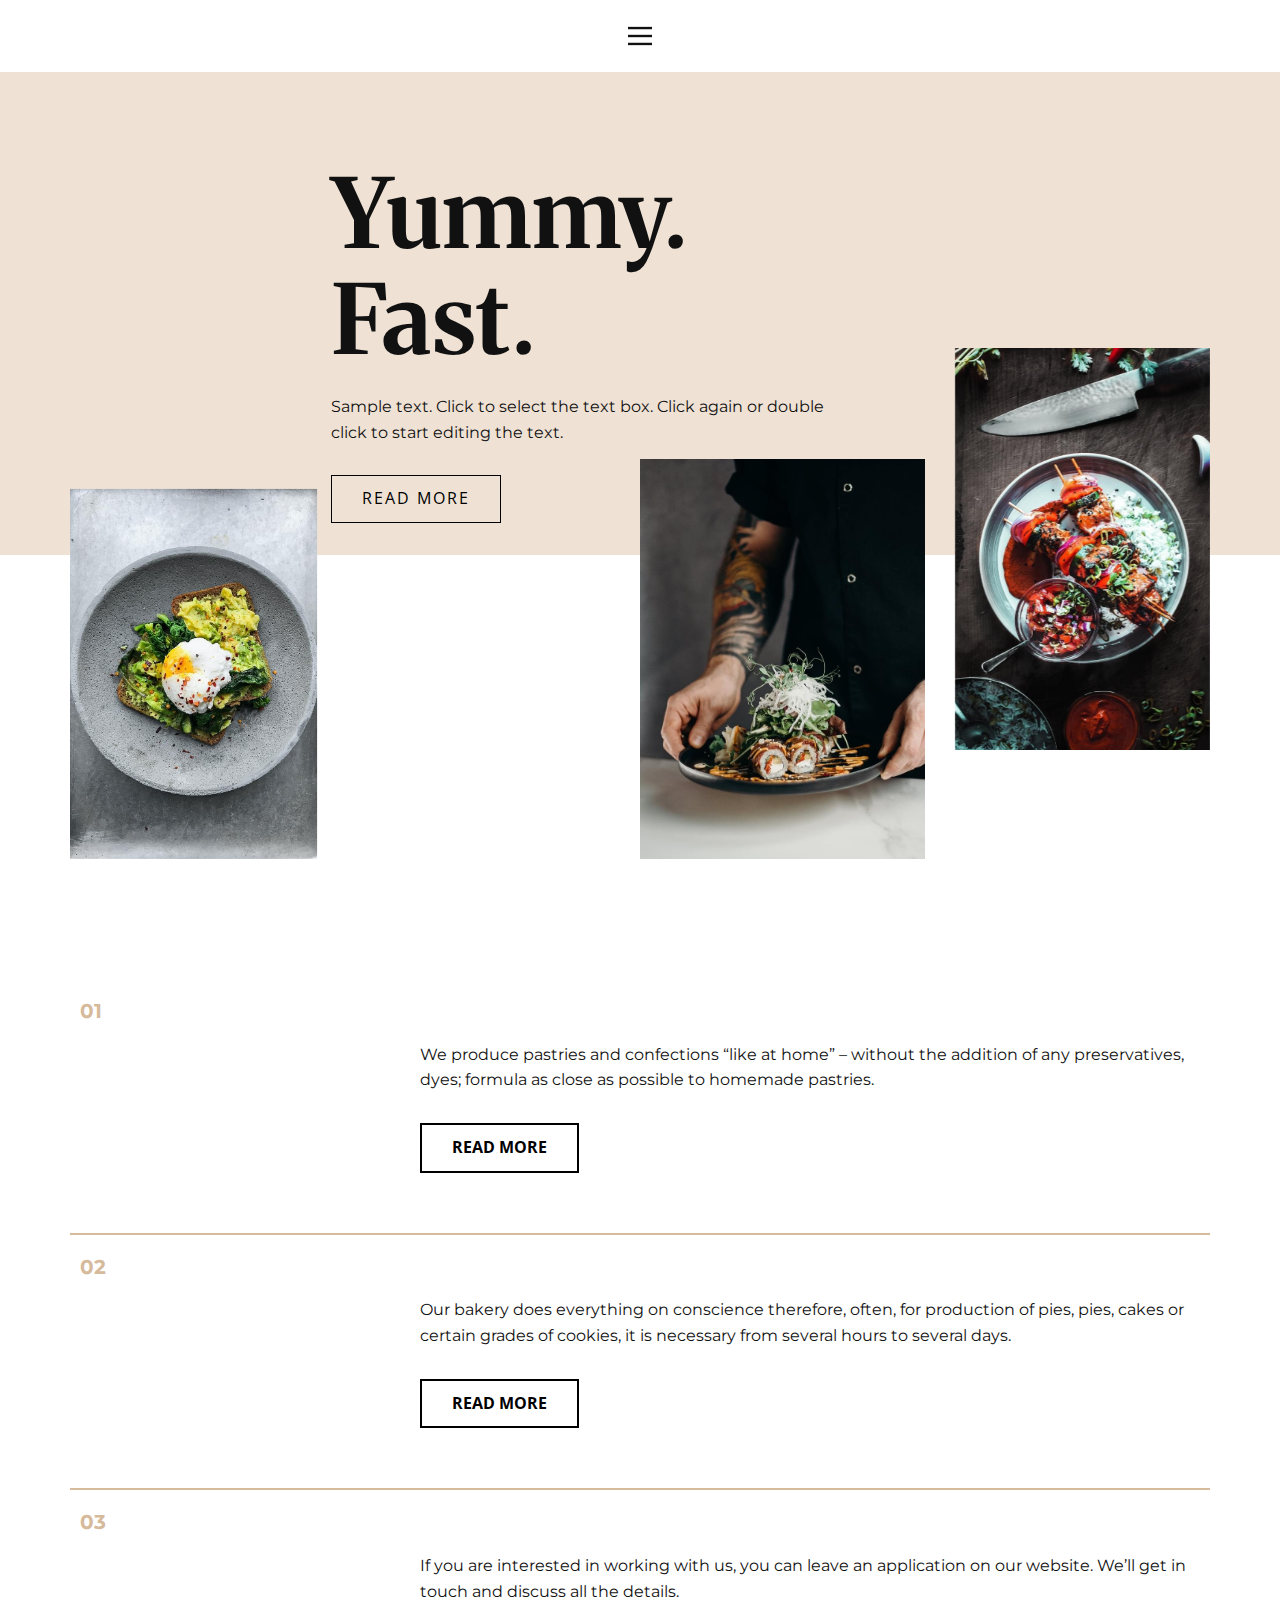
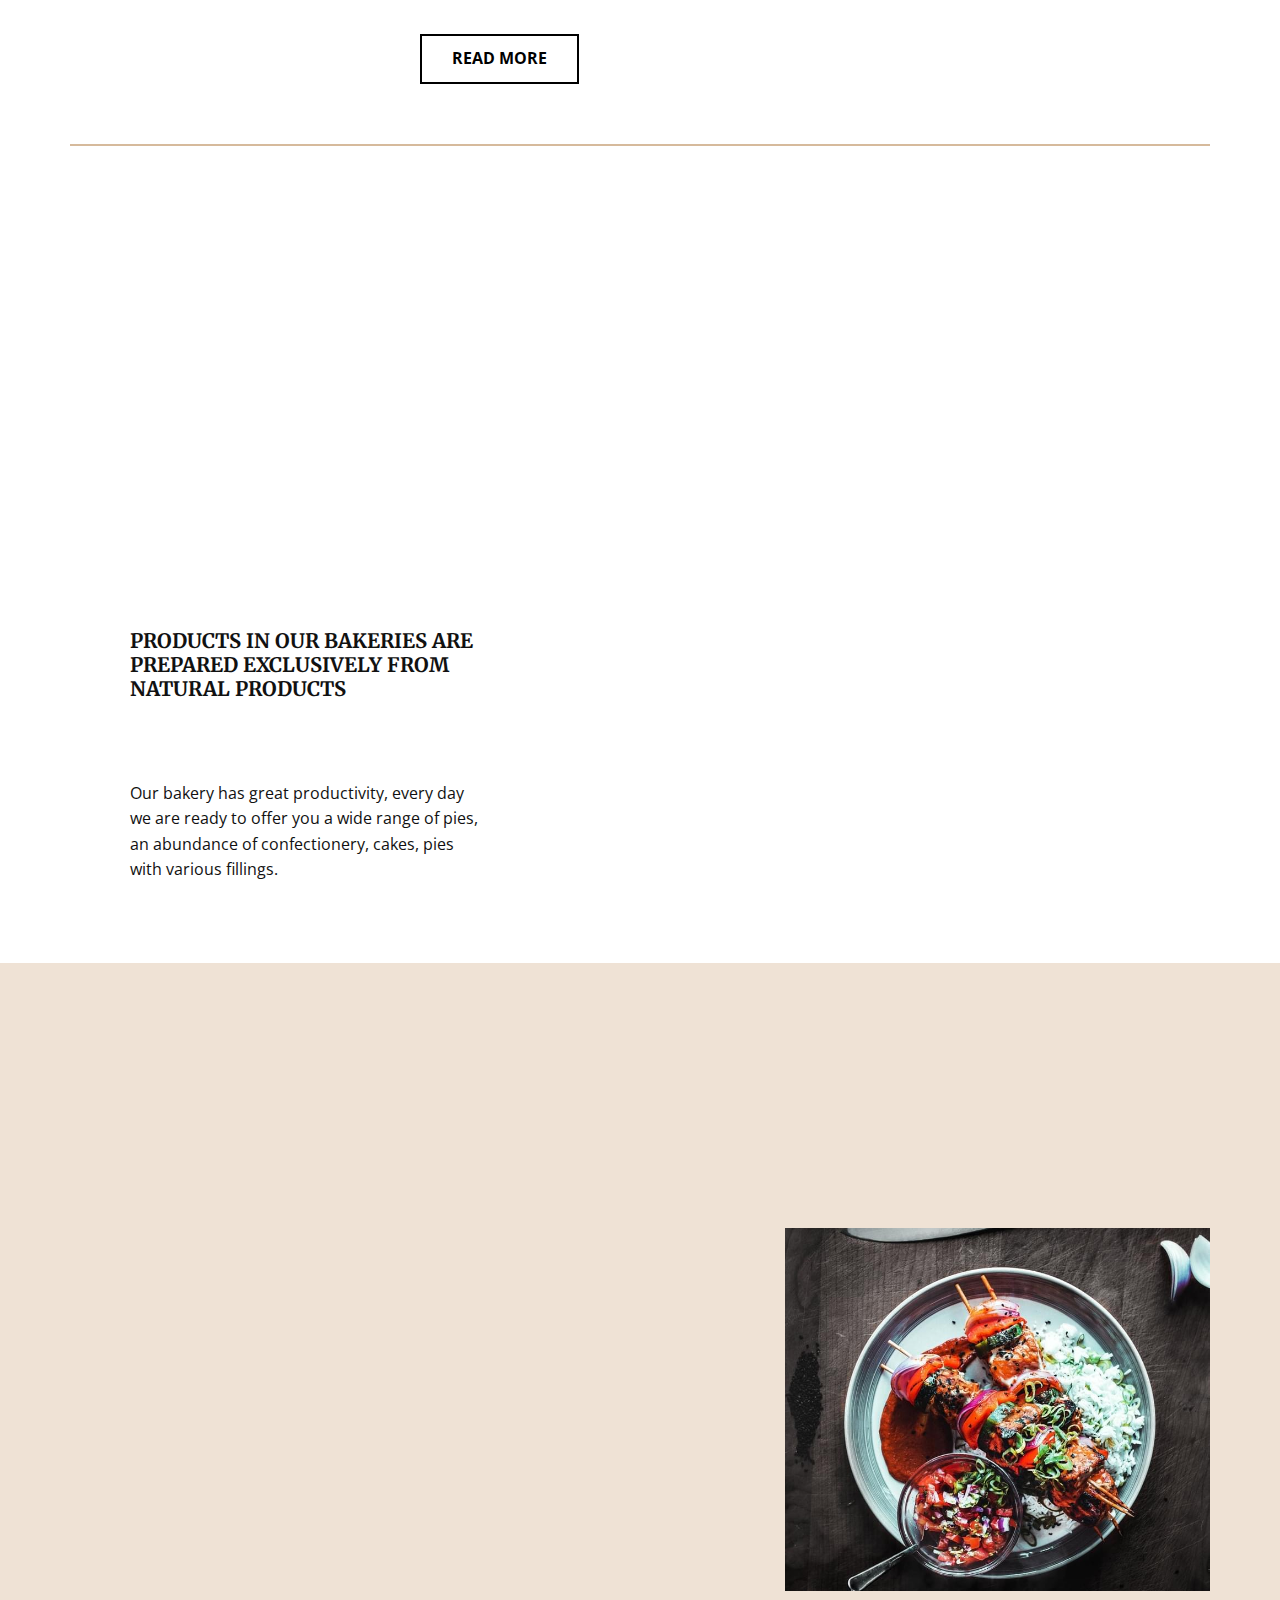
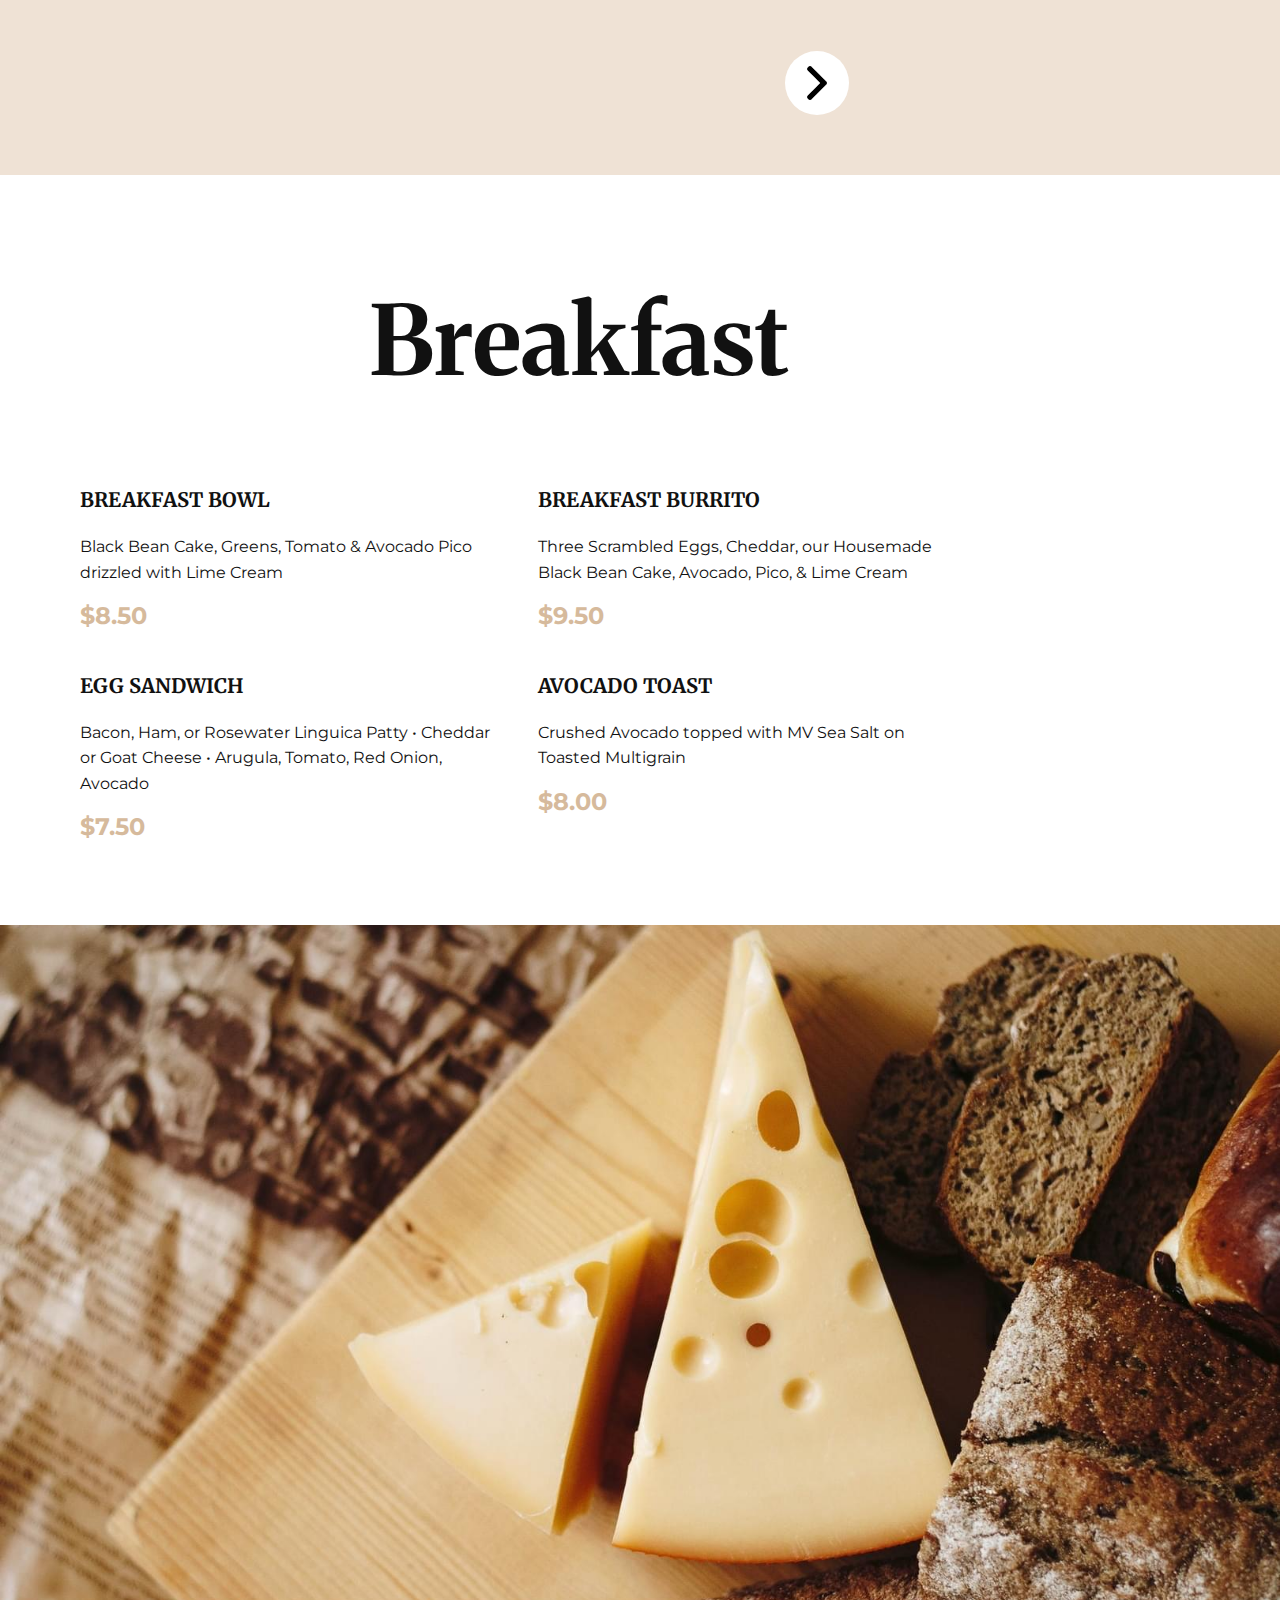
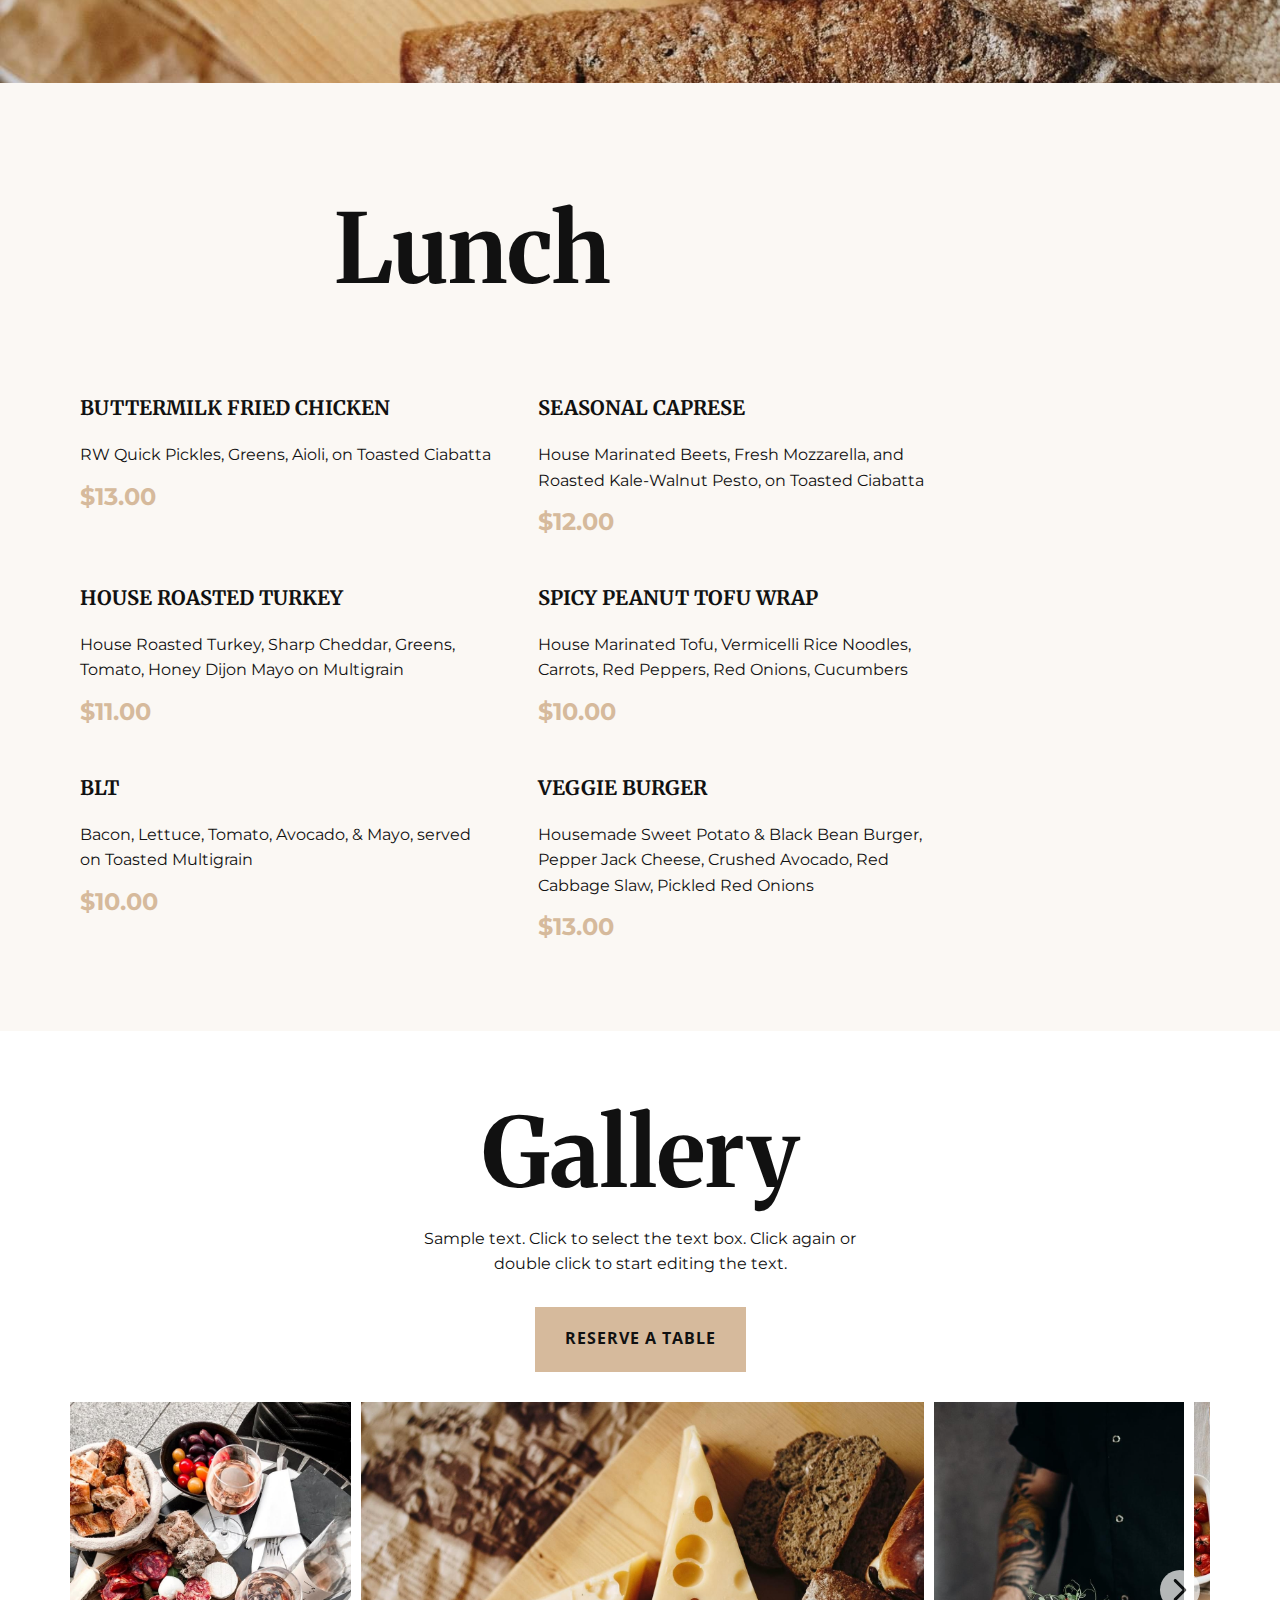
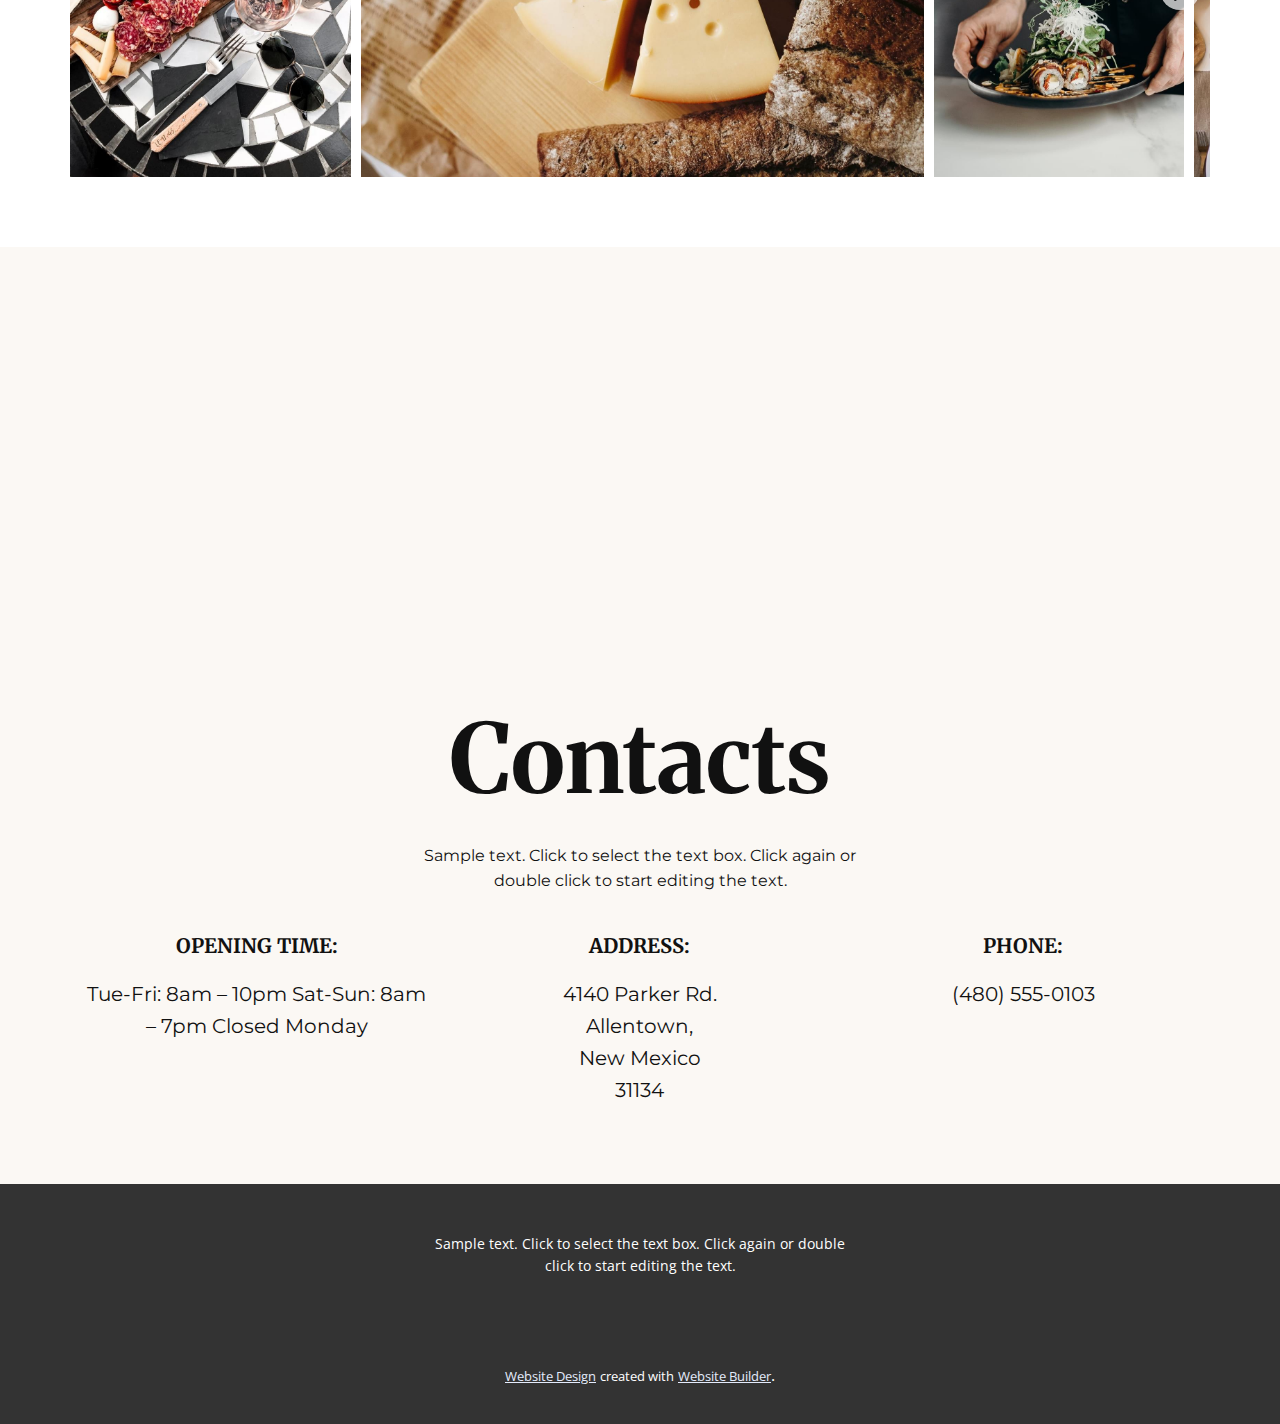
<file: index.html>
<!DOCTYPE html>
<html style="font-size: 16px;">
  <head>
    <meta name="viewport" content="width=device-width, initial-scale=1.0">
    <meta charset="utf-8">
    <meta name="keywords" content="​Yummy.&nbsp;Fast., Our Menu, ​Breakfast, ​Lunch, Gallery, Contacts">
    <meta name="description" content="">
    <meta name="page_type" content="np-template-header-footer-from-plugin">
    <title>Casa</title>
    <link rel="stylesheet" href="nicepage.css" media="screen">
<link rel="stylesheet" href="Casa.css" media="screen">
    <script class="u-script" type="text/javascript" src="jquery.js" defer=""></script>
    <script class="u-script" type="text/javascript" src="nicepage.js" defer=""></script>
    <meta name="generator" content="Nicepage 4.10.5, nicepage.com">
    <link id="u-theme-google-font" rel="stylesheet" href="https://fonts.googleapis.com/css?family=Roboto:100,100i,300,300i,400,400i,500,500i,700,700i,900,900i|Open+Sans:300,300i,400,400i,500,500i,600,600i,700,700i,800,800i">
    <link id="u-page-google-font" rel="stylesheet" href="https://fonts.googleapis.com/css?family=Merriweather:300,300i,400,400i,700,700i,900,900i|Montserrat:100,100i,200,200i,300,300i,400,400i,500,500i,600,600i,700,700i,800,800i,900,900i">
    
    
    
    
    
    
    
    
    
    
    <script type="application/ld+json">{
		"@context": "http://schema.org",
		"@type": "Organization",
		"name": ""
}</script>
    <meta name="theme-color" content="#0848e5">
    <meta property="og:title" content="Casa">
    <meta property="og:type" content="website">
  </head>
  <body data-home-page="Casa.html" data-home-page-title="Casa" class="u-body u-xl-mode"><header class="u-clearfix u-header u-header" id="sec-35c2"><div class="u-clearfix u-sheet u-sheet-1">
        <nav class="u-align-left u-menu u-menu-dropdown u-offcanvas u-menu-1" data-responsive-from="XL">
          <div class="menu-collapse">
            <a class="u-button-style u-nav-link" href="#" style="padding: 4px 0px; font-size: calc(1em + 8px);">
              <svg class="u-svg-link" preserveAspectRatio="xMidYMin slice" viewBox="0 0 302 302" style=""><use xmlns:xlink="http://www.w3.org/1999/xlink" xlink:href="#svg-5c50"></use></svg>
              <svg xmlns="http://www.w3.org/2000/svg" xmlns:xlink="http://www.w3.org/1999/xlink" version="1.1" id="svg-5c50" x="0px" y="0px" viewBox="0 0 302 302" style="enable-background:new 0 0 302 302;" xml:space="preserve" class="u-svg-content"><g><rect y="36" width="302" height="30"></rect><rect y="236" width="302" height="30"></rect><rect y="136" width="302" height="30"></rect>
</g><g></g><g></g><g></g><g></g><g></g><g></g><g></g><g></g><g></g><g></g><g></g><g></g><g></g><g></g><g></g></svg>
            </a>
          </div>
          <div class="u-nav-container">
            <ul class="u-nav u-unstyled u-nav-1"><li class="u-nav-item"><a class="u-button-style u-nav-link u-text-active-palette-1-base u-text-hover-palette-2-base" href="Casa.html" style="padding: 10px 20px;">Casa</a>
</li><li class="u-nav-item"><a class="u-button-style u-nav-link u-text-active-palette-1-base u-text-hover-palette-2-base" href="About.html" style="padding: 10px 20px;">About</a>
</li><li class="u-nav-item"><a class="u-button-style u-nav-link u-text-active-palette-1-base u-text-hover-palette-2-base" href="Contact.html" style="padding: 10px 20px;">Contact</a>
</li></ul>
          </div>
          <div class="u-nav-container-collapse">
            <div class="u-align-center u-black u-container-style u-inner-container-layout u-opacity u-opacity-95 u-sidenav">
              <div class="u-inner-container-layout u-sidenav-overflow">
                <div class="u-menu-close"></div>
                <ul class="u-align-center u-nav u-popupmenu-items u-unstyled u-nav-2"><li class="u-nav-item"><a class="u-button-style u-nav-link" href="Casa.html">Casa</a>
</li><li class="u-nav-item"><a class="u-button-style u-nav-link" href="About.html">About</a>
</li><li class="u-nav-item"><a class="u-button-style u-nav-link" href="Contact.html">Contact</a>
</li></ul>
              </div>
            </div>
            <div class="u-black u-menu-overlay u-opacity u-opacity-70"></div>
          </div>
        </nav>
      </div></header>
    <section class="u-clearfix u-valign-top-lg u-valign-top-md u-valign-top-xl u-section-1" id="carousel_9c88">
      <div class="u-expanded-width u-palette-2-light-2 u-shape u-shape-rectangle u-shape-1"></div>
      <div class="u-container-style u-group u-shape-rectangle u-group-1">
        <div class="u-container-layout u-valign-top u-container-layout-1">
          <h1 class="u-custom-font u-font-merriweather u-text u-text-default u-text-1"> Yummy.&nbsp;<br>Fast.
          </h1>
          <p class="u-custom-font u-font-montserrat u-text u-text-2">Sample text. Click to select the text box. Click again or double click to start editing the text.</p>
          <a href="https://nicepage.online" class="u-border-1 u-border-black u-btn u-button-style u-hover-black u-none u-text-hover-white u-btn-1">read more</a>
        </div>
      </div>
      <div class="u-clearfix u-layout-wrap u-layout-wrap-1">
        <div class="u-layout">
          <div class="u-layout-row">
            <div class="u-container-style u-layout-cell u-size-15 u-size-30-md u-layout-cell-1" data-animation-name="customAnimationIn" data-animation-duration="2000">
              <div class="u-container-layout u-container-layout-2">
                <img class="u-image u-image-default u-image-1" src="images/pexels-photo-704569.jpeg" alt="" data-image-width="810" data-image-height="1080">
              </div>
            </div>
            <div class="u-container-style u-hidden-sm u-hidden-xs u-layout-cell u-size-15 u-size-30-md u-layout-cell-2">
              <div class="u-container-layout u-valign-top-sm u-valign-top-xs u-container-layout-3"></div>
            </div>
            <div class="u-container-style u-image u-layout-cell u-size-15 u-size-30-md u-image-2" data-image-width="721" data-image-height="1080" data-animation-name="customAnimationIn" data-animation-duration="2000">
              <div class="u-container-layout u-container-layout-4"></div>
            </div>
            <div class="u-container-style u-layout-cell u-size-15 u-size-30-md u-layout-cell-4" data-animation-name="customAnimationIn" data-animation-duration="2000">
              <div class="u-container-layout u-container-layout-5">
                <img class="u-image u-image-default u-image-3" src="images/pexels-photo-2641886.jpeg" alt="" data-image-width="771" data-image-height="1080">
              </div>
            </div>
          </div>
        </div>
      </div>
    </section>
    <section class="u-align-center u-clearfix u-section-2" id="carousel_2409">
      <div class="u-clearfix u-sheet u-sheet-1">
        <div class="u-expanded-width u-list u-list-1">
          <div class="u-repeater u-repeater-1">
            <div class="u-border-2 u-border-no-left u-border-no-right u-border-no-top u-border-palette-2-base u-container-style u-list-item u-repeater-item">
              <div class="u-container-layout u-similar-container u-container-layout-1">
                <h6 class="u-custom-font u-font-montserrat u-text u-text-default u-text-palette-2-base u-text-1">01</h6>
                <h3 class="u-custom-font u-font-montserrat u-text u-text-default u-text-2" data-animation-name="customAnimationIn" data-animation-duration="2000"> What are we Baking?</h3>
                <p class="u-custom-font u-font-montserrat u-text u-text-3"> We produce pastries and confections “like at home” – without the addition of any preservatives, dyes; formula as close as possible to homemade pastries.</p>
                <a href="https://nicepage.review" class="u-border-2 u-border-black u-btn u-button-style u-hover-black u-none u-text-hover-white u-btn-1">read more</a>
              </div>
            </div>
            <div class="u-border-2 u-border-no-left u-border-no-right u-border-no-top u-border-palette-2-base u-container-style u-list-item u-repeater-item">
              <div class="u-container-layout u-similar-container u-container-layout-2">
                <h6 class="u-custom-font u-font-montserrat u-text u-text-default u-text-palette-2-base u-text-4">02</h6>
                <h3 class="u-custom-font u-font-montserrat u-text u-text-default u-text-5" data-animation-name="customAnimationIn" data-animation-duration="2000"> Where can One Buy?</h3>
                <p class="u-custom-font u-font-montserrat u-text u-text-6"> Our bakery does everything on conscience therefore, often, for production of pies, pies, cakes or certain grades of cookies, it is necessary from several hours to several days.</p>
                <a href="https://nicepage.com/c/slider-website-templates" class="u-border-2 u-border-black u-btn u-button-style u-hover-black u-none u-text-hover-white u-btn-2"> read more</a>
              </div>
            </div>
            <div class="u-border-2 u-border-no-left u-border-no-right u-border-no-top u-border-palette-2-base u-container-style u-list-item u-repeater-item">
              <div class="u-container-layout u-similar-container u-container-layout-3">
                <h6 class="u-custom-font u-font-montserrat u-text u-text-default u-text-palette-2-base u-text-7">03</h6>
                <h3 class="u-custom-font u-font-montserrat u-text u-text-default u-text-8" data-animation-name="customAnimationIn" data-animation-duration="2000"> Work with us?</h3>
                <p class="u-custom-font u-font-montserrat u-text u-text-9"> If you are interested in working with us, you can leave an application on our website. We’ll get in touch and discuss all the details.</p>
                <a href="https://nicepage.com/website-design" class="u-border-2 u-border-black u-btn u-button-style u-hover-black u-none u-text-hover-white u-btn-3"> read more</a>
              </div>
            </div>
          </div>
        </div>
      </div>
    </section>
    <section class="u-align-center u-clearfix u-valign-middle-md u-valign-middle-sm u-section-3" id="carousel_5bd4">
      <div class="u-clearfix u-sheet u-sheet-1">
        <div class="u-clearfix u-expanded-width u-layout-wrap u-layout-wrap-1">
          <div class="u-layout">
            <div class="u-layout-row">
              <div class="u-align-left u-container-style u-layout-cell u-right-cell u-shape-rectangle u-size-25 u-layout-cell-1">
                <div class="u-container-layout u-valign-bottom u-container-layout-1">
                  <h4 class="u-custom-font u-font-merriweather u-text u-text-1"> PRODUCTS IN OUR BAKERIES ARE PREPARED EXCLUSIVELY FROM NATURAL PRODUCTS</h4>
                  <p class="u-text u-text-2"> Our bakery has great productivity, every day we are ready to offer you a wide range of pies, an abundance of confectionery, cakes, pies with various fillings.</p>
                </div>
              </div>
              <div class="u-container-style u-image u-layout-cell u-left-cell u-size-35 u-image-1" data-image-width="810" data-image-height="1080" data-animation-name="customAnimationIn" data-animation-duration="2000">
                <div class="u-container-layout u-container-layout-2"></div>
              </div>
            </div>
          </div>
        </div>
      </div>
    </section>
    <section class="u-align-center u-clearfix u-palette-2-light-2 u-section-4" id="carousel_d095">
      <div class="u-clearfix u-sheet u-sheet-1">
        <div class="u-container-style u-group u-shape-rectangle u-group-1" data-animation-name="customAnimationIn" data-animation-duration="2000">
          <div class="u-container-layout u-valign-middle-lg u-valign-middle-md u-valign-middle-sm u-valign-middle-xs u-valign-top-xl u-container-layout-1">
            <h2 class="u-custom-font u-font-merriweather u-text u-text-body-color u-text-default u-text-1">Our Menu</h2>
            <h6 class="u-text u-text-default u-text-2"> Time to Get Healthy &amp; Active</h6>
            <p class="u-text u-text-3"> Duis aute irure dolor in reprehenderit in voluptate velit esse cillum dolore eu fugiat nulla pariatur. Excepteur sint occaecat cupidatat non proident, sunt in culpa qui officia deserunt mollit anim id est laborum.</p>
          </div>
        </div>
        <img class="u-image u-image-1" src="images/pexels-photo-2641886-19.jpeg" data-image-width="771" data-image-height="1080"><span class="u-file-icon u-icon u-icon-circle u-white u-icon-1"><img src="images/4.png" alt=""></span>
      </div>
    </section>
    <section class="u-clearfix u-section-5" id="carousel_e4b1">
      <div class="u-clearfix u-sheet u-sheet-1">
        <div class="u-clearfix u-layout-wrap u-layout-wrap-1">
          <div class="u-layout">
            <div class="u-layout-row">
              <div class="u-align-left-sm u-align-left-xs u-container-style u-layout-cell u-size-19 u-layout-cell-1" data-animation-name="customAnimationIn" data-animation-duration="2000">
                <div class="u-container-layout u-container-layout-1">
                  <div class="u-image u-image-circle u-image-1" alt="" data-image-width="810" data-image-height="1080"></div>
                </div>
              </div>
              <div class="u-container-style u-layout-cell u-size-41 u-layout-cell-2">
                <div class="u-container-layout u-valign-middle u-container-layout-2">
                  <h2 class="u-custom-font u-font-merriweather u-text u-text-default u-text-1"> Breakfast</h2>
                </div>
              </div>
            </div>
          </div>
        </div>
        <div class="u-list u-list-1">
          <div class="u-repeater u-repeater-1">
            <div class="u-container-style u-list-item u-repeater-item">
              <div class="u-container-layout u-similar-container u-container-layout-3">
                <h3 class="u-custom-font u-font-merriweather u-text u-text-default u-text-2"> BREAKFAST BOWL</h3>
                <p class="u-custom-font u-font-montserrat u-text u-text-3"> Black Bean Cake, Greens, Tomato &amp; Avocado Pico drizzled with Lime Cream</p>
                <h4 class="u-custom-font u-font-montserrat u-text u-text-palette-2-base u-text-4"> $8.50</h4>
              </div>
            </div>
            <div class="u-container-style u-list-item u-repeater-item">
              <div class="u-container-layout u-similar-container u-container-layout-4">
                <h3 class="u-custom-font u-font-merriweather u-text u-text-default u-text-5"> BREAKFAST BURRITO</h3>
                <p class="u-custom-font u-font-montserrat u-text u-text-6"> Three Scrambled Eggs, Cheddar, our Housemade Black Bean Cake, Avocado, Pico, &amp; Lime Cream</p>
                <h4 class="u-custom-font u-font-montserrat u-text u-text-palette-2-base u-text-7"> $9.50</h4>
              </div>
            </div>
            <div class="u-container-style u-list-item u-repeater-item">
              <div class="u-container-layout u-similar-container u-container-layout-5">
                <h3 class="u-custom-font u-font-merriweather u-text u-text-default u-text-8"> EGG SANDWICH</h3>
                <p class="u-custom-font u-font-montserrat u-text u-text-9"> Bacon, Ham, or Rosewater Linguica Patty • Cheddar or Goat Cheese • Arugula, Tomato, Red Onion, Avocado</p>
                <h4 class="u-custom-font u-font-montserrat u-text u-text-palette-2-base u-text-10"> $7.50</h4>
              </div>
            </div>
            <div class="u-container-style u-list-item u-repeater-item">
              <div class="u-container-layout u-similar-container u-container-layout-6">
                <h3 class="u-custom-font u-font-merriweather u-text u-text-default u-text-11"> AVOCADO TOAST</h3>
                <p class="u-custom-font u-font-montserrat u-text u-text-12"> Crushed Avocado topped with MV Sea Salt on Toasted Multigrain</p>
                <h4 class="u-custom-font u-font-montserrat u-text u-text-palette-2-base u-text-13"> $8.00</h4>
              </div>
            </div>
          </div>
        </div>
      </div>
    </section>
    <section class="u-align-center u-clearfix u-image u-section-6" id="carousel_88e6" data-image-width="1620" data-image-height="1080">
      <div class="u-clearfix u-sheet u-valign-middle-xs u-sheet-1">
        <div class="u-container-style u-expanded-width-xs u-group u-shape-rectangle u-white u-group-1" data-animation-name="customAnimationIn" data-animation-duration="2000">
          <div class="u-container-layout u-valign-middle u-container-layout-1">
            <p class="u-text u-text-1">Ut enim ad minim veniam, quis nostrud exercitation ullamco laboris nisi ut aliquip ex ea commodo consequat. Duis aute irure dolor in reprehenderit in voluptate velit esse cillum dolore eu fugiat nulla pariatur.&nbsp;</p>
          </div>
        </div>
      </div>
    </section>
    <section class="u-clearfix u-palette-2-light-3 u-section-7" id="carousel_df79">
      <div class="u-clearfix u-sheet u-sheet-1">
        <div class="u-clearfix u-layout-wrap u-layout-wrap-1">
          <div class="u-layout">
            <div class="u-layout-row">
              <div class="u-align-left-sm u-align-left-xs u-container-style u-layout-cell u-size-19 u-layout-cell-1" data-animation-name="customAnimationIn" data-animation-duration="2000">
                <div class="u-container-layout u-container-layout-1">
                  <div class="u-image u-image-circle u-image-1" alt="" data-image-width="720" data-image-height="1080"></div>
                </div>
              </div>
              <div class="u-container-style u-layout-cell u-size-41 u-layout-cell-2">
                <div class="u-container-layout u-valign-middle u-container-layout-2">
                  <h2 class="u-custom-font u-font-merriweather u-text u-text-default u-text-1"> Lunch</h2>
                </div>
              </div>
            </div>
          </div>
        </div>
        <div class="u-list u-list-1">
          <div class="u-repeater u-repeater-1">
            <div class="u-container-style u-list-item u-repeater-item">
              <div class="u-container-layout u-similar-container u-container-layout-3">
                <h3 class="u-custom-font u-font-merriweather u-text u-text-default u-text-2"> BUTTERMILK FRIED CHICKEN</h3>
                <p class="u-custom-font u-font-montserrat u-text u-text-3"> RW Quick Pickles, Greens, Aioli, on Toasted Ciabatta</p>
                <h4 class="u-custom-font u-font-montserrat u-text u-text-palette-2-base u-text-4"> $13.00</h4>
              </div>
            </div>
            <div class="u-container-style u-list-item u-repeater-item">
              <div class="u-container-layout u-similar-container u-container-layout-4">
                <h3 class="u-custom-font u-font-merriweather u-text u-text-default u-text-5"> SEASONAL CAPRESE</h3>
                <p class="u-custom-font u-font-montserrat u-text u-text-6"> House Marinated Beets, Fresh Mozzarella, and Roasted Kale-Walnut Pesto, on Toasted Ciabatta</p>
                <h4 class="u-custom-font u-font-montserrat u-text u-text-palette-2-base u-text-7"> $12.00</h4>
              </div>
            </div>
            <div class="u-container-style u-list-item u-repeater-item">
              <div class="u-container-layout u-similar-container u-container-layout-5">
                <h3 class="u-custom-font u-font-merriweather u-text u-text-default u-text-8"> HOUSE ROASTED TURKEY</h3>
                <p class="u-custom-font u-font-montserrat u-text u-text-9"> House Roasted Turkey, Sharp Cheddar, Greens, Tomato, Honey Dijon Mayo on Multigrain</p>
                <h4 class="u-custom-font u-font-montserrat u-text u-text-palette-2-base u-text-10"> $11.00</h4>
              </div>
            </div>
            <div class="u-container-style u-list-item u-repeater-item">
              <div class="u-container-layout u-similar-container u-container-layout-6">
                <h3 class="u-custom-font u-font-merriweather u-text u-text-default u-text-11"> SPICY PEANUT TOFU WRAP</h3>
                <p class="u-custom-font u-font-montserrat u-text u-text-12"> House Marinated Tofu, Vermicelli Rice Noodles, Carrots, Red Peppers, Red Onions, Cucumbers</p>
                <h4 class="u-custom-font u-font-montserrat u-text u-text-palette-2-base u-text-13"> $10.00</h4>
              </div>
            </div>
            <div class="u-container-style u-list-item u-repeater-item">
              <div class="u-container-layout u-similar-container u-container-layout-7">
                <h3 class="u-custom-font u-font-merriweather u-text u-text-default u-text-14"> BLT</h3>
                <p class="u-custom-font u-font-montserrat u-text u-text-15"> Bacon, Lettuce, Tomato, Avocado, &amp; Mayo, served on Toasted Multigrain</p>
                <h4 class="u-custom-font u-font-montserrat u-text u-text-palette-2-base u-text-16"> $10.00</h4>
              </div>
            </div>
            <div class="u-container-style u-list-item u-repeater-item">
              <div class="u-container-layout u-similar-container u-container-layout-8">
                <h3 class="u-custom-font u-font-merriweather u-text u-text-default u-text-17"> VEGGIE BURGER</h3>
                <p class="u-custom-font u-font-montserrat u-text u-text-18"> Housemade Sweet Potato &amp; Black Bean Burger, Pepper Jack Cheese, Crushed Avocado, Red Cabbage Slaw, Pickled Red Onions</p>
                <h4 class="u-custom-font u-font-montserrat u-text u-text-palette-2-base u-text-19"> $13.00</h4>
              </div>
            </div>
          </div>
        </div>
      </div>
    </section>
    <section class="u-align-center u-clearfix u-section-8" id="carousel_674f">
      <div class="u-clearfix u-sheet u-sheet-1">
        <h2 class="u-custom-font u-font-merriweather u-text u-text-default u-text-1">Gallery</h2>
        <p class="u-custom-font u-font-montserrat u-text u-text-2">Sample text. Click to select the text box. Click again or double click to start editing the text.</p>
        <a href="https://nicepage.me" class="u-border-none u-btn u-button-style u-hover-palette-2-light-2 u-palette-2-base u-btn-1">reserve a table</a>
        <div class="u-expanded-width u-gallery u-layout-horizontal u-lightbox u-no-transition u-show-text-on-hover u-gallery-1">
          <div class="u-gallery-inner"><div class="u-effect-fade u-gallery-item u-gallery-item-1"><div class="u-back-slide" data-image-width="810" data-image-height="1080"><img class="u-back-image" src="images/pexels-photo-2381345-20.jpeg">
</div><div class="u-over-slide u-shading u-over-slide-1"><h3 class="u-gallery-heading"></h3><p class="u-gallery-text"></p>
</div>
</div><div class="u-effect-fade u-gallery-item u-gallery-item-2"><div class="u-back-slide" data-image-width="1620" data-image-height="1080"><img class="u-back-image" src="images/pexels-photo-821365.jpeg">
</div><div class="u-over-slide u-shading u-over-slide-2"><h3 class="u-gallery-heading"></h3><p class="u-gallery-text"></p>
</div>
</div><div class="u-effect-fade u-gallery-item u-gallery-item-3"><div class="u-back-slide" data-image-width="721" data-image-height="1080"><img class="u-back-image" src="images/pexels-photo-3304057.jpeg">
</div><div class="u-over-slide u-shading u-over-slide-3"><h3 class="u-gallery-heading"></h3><p class="u-gallery-text"></p>
</div>
</div><div class="u-effect-fade u-gallery-item u-gallery-item-4"><div class="u-back-slide" data-image-width="1620" data-image-height="1080"><img class="u-back-image" src="images/pexels-photo-3758133.jpeg">
</div><div class="u-over-slide u-shading u-over-slide-4"><h3 class="u-gallery-heading"></h3><p class="u-gallery-text"></p>
</div>
</div><div class="u-effect-fade u-gallery-item u-gallery-item-5"><div class="u-back-slide" data-image-width="1619" data-image-height="1080"><img class="u-back-image" src="images/pexels-photo-3184192.jpeg">
</div><div class="u-over-slide u-shading u-over-slide-5"><h3 class="u-gallery-heading"></h3><p class="u-gallery-text"></p>
</div>
</div><div class="u-effect-fade u-gallery-item u-gallery-item-6"><div class="u-back-slide"><img class="u-back-image" src="images/default-image-12.jpg">
</div><div class="u-over-slide u-shading u-over-slide-6"><h3 class="u-gallery-heading"></h3><p class="u-gallery-text"></p>
</div>
</div></div>
          <a class="u-gallery-nav u-gallery-nav-prev u-icon-circle u-opacity u-opacity-70 u-spacing-10 u-white u-gallery-nav-1" href="#" role="button">
            <span aria-hidden="true">
              <svg viewBox="0 0 451.847 451.847"><path d="M97.141,225.92c0-8.095,3.091-16.192,9.259-22.366L300.689,9.27c12.359-12.359,32.397-12.359,44.751,0
c12.354,12.354,12.354,32.388,0,44.748L173.525,225.92l171.903,171.909c12.354,12.354,12.354,32.391,0,44.744
c-12.354,12.365-32.386,12.365-44.745,0l-194.29-194.281C100.226,242.115,97.141,234.018,97.141,225.92z"></path></svg>
            </span>
            <span class="sr-only">
              <svg viewBox="0 0 451.847 451.847"><path d="M97.141,225.92c0-8.095,3.091-16.192,9.259-22.366L300.689,9.27c12.359-12.359,32.397-12.359,44.751,0
c12.354,12.354,12.354,32.388,0,44.748L173.525,225.92l171.903,171.909c12.354,12.354,12.354,32.391,0,44.744
c-12.354,12.365-32.386,12.365-44.745,0l-194.29-194.281C100.226,242.115,97.141,234.018,97.141,225.92z"></path></svg>
            </span>
          </a>
          <a class="u-absolute-vcenter u-gallery-nav u-gallery-nav-next u-icon-circle u-opacity u-opacity-70 u-spacing-10 u-white u-gallery-nav-2" href="#" role="button">
            <span aria-hidden="true">
              <svg viewBox="0 0 451.846 451.847"><path d="M345.441,248.292L151.154,442.573c-12.359,12.365-32.397,12.365-44.75,0c-12.354-12.354-12.354-32.391,0-44.744
L278.318,225.92L106.409,54.017c-12.354-12.359-12.354-32.394,0-44.748c12.354-12.359,32.391-12.359,44.75,0l194.287,194.284
c6.177,6.18,9.262,14.271,9.262,22.366C354.708,234.018,351.617,242.115,345.441,248.292z"></path></svg>
            </span>
            <span class="sr-only">
              <svg viewBox="0 0 451.846 451.847"><path d="M345.441,248.292L151.154,442.573c-12.359,12.365-32.397,12.365-44.75,0c-12.354-12.354-12.354-32.391,0-44.744
L278.318,225.92L106.409,54.017c-12.354-12.359-12.354-32.394,0-44.748c12.354-12.359,32.391-12.359,44.75,0l194.287,194.284
c6.177,6.18,9.262,14.271,9.262,22.366C354.708,234.018,351.617,242.115,345.441,248.292z"></path></svg>
            </span>
          </a>
        </div>
      </div>
    </section>
    <section class="u-align-center u-clearfix u-palette-2-light-3 u-section-9" id="carousel_da47">
      <div class="u-clearfix u-sheet u-sheet-1">
        <div class="u-image u-image-circle u-image-1" alt="" data-image-width="1620" data-image-height="1080" data-animation-name="customAnimationIn" data-animation-duration="2000"></div>
        <h2 class="u-custom-font u-font-merriweather u-text u-text-default u-text-1">Contacts</h2>
        <p class="u-custom-font u-font-montserrat u-text u-text-2">Sample text. Click to select the text box. Click again or double click to start editing the text.</p>
        <div class="u-expanded-width u-list u-list-1">
          <div class="u-repeater u-repeater-1">
            <div class="u-align-center u-container-style u-list-item u-repeater-item u-shape-rectangle">
              <div class="u-container-layout u-similar-container u-valign-top u-container-layout-1">
                <h4 class="u-custom-font u-font-merriweather u-text u-text-default u-text-3"> OPENING TIME:</h4>
                <p class="u-custom-font u-font-montserrat u-text u-text-default u-text-4"> Tue-Fri: 8am – 10pm Sat-Sun: 8am – 7pm Closed Monday</p>
              </div>
            </div>
            <div class="u-align-center u-container-style u-list-item u-repeater-item u-shape-rectangle">
              <div class="u-container-layout u-similar-container u-valign-top u-container-layout-2">
                <h4 class="u-custom-font u-font-merriweather u-text u-text-default u-text-5"> ADDRESS:</h4>
                <p class="u-custom-font u-font-montserrat u-text u-text-default u-text-6"> 4140 Parker Rd.<br>Allentown,<br>New Mexico<br>31134
                </p>
              </div>
            </div>
            <div class="u-align-center u-container-style u-list-item u-repeater-item u-shape-rectangle">
              <div class="u-container-layout u-similar-container u-valign-top u-container-layout-3">
                <h4 class="u-custom-font u-font-merriweather u-text u-text-default u-text-7"> PHONE:</h4>
                <p class="u-custom-font u-font-montserrat u-text u-text-default u-text-8"> (480) 555-0103</p>
              </div>
            </div>
          </div>
        </div>
      </div>
    </section>
    
    
    <footer class="u-align-center u-clearfix u-footer u-grey-80 u-footer" id="sec-0d5c"><div class="u-clearfix u-sheet u-sheet-1">
        <p class="u-small-text u-text u-text-variant u-text-1">Sample text. Click to select the text box. Click again or double click to start editing the text.</p>
      </div></footer>
    <section class="u-backlink u-clearfix u-grey-80">
      <a class="u-link" href="https://nicepage.com/website-design" target="_blank">
        <span>Website Design</span>
      </a>
      <p class="u-text">
        <span>created with</span>
      </p>
      <a class="u-link" href="https://nicepage.com/website-builder" target="_blank">
        <span>Website Builder</span>
      </a>. 
    </section>
  </body>
</html>
</file>
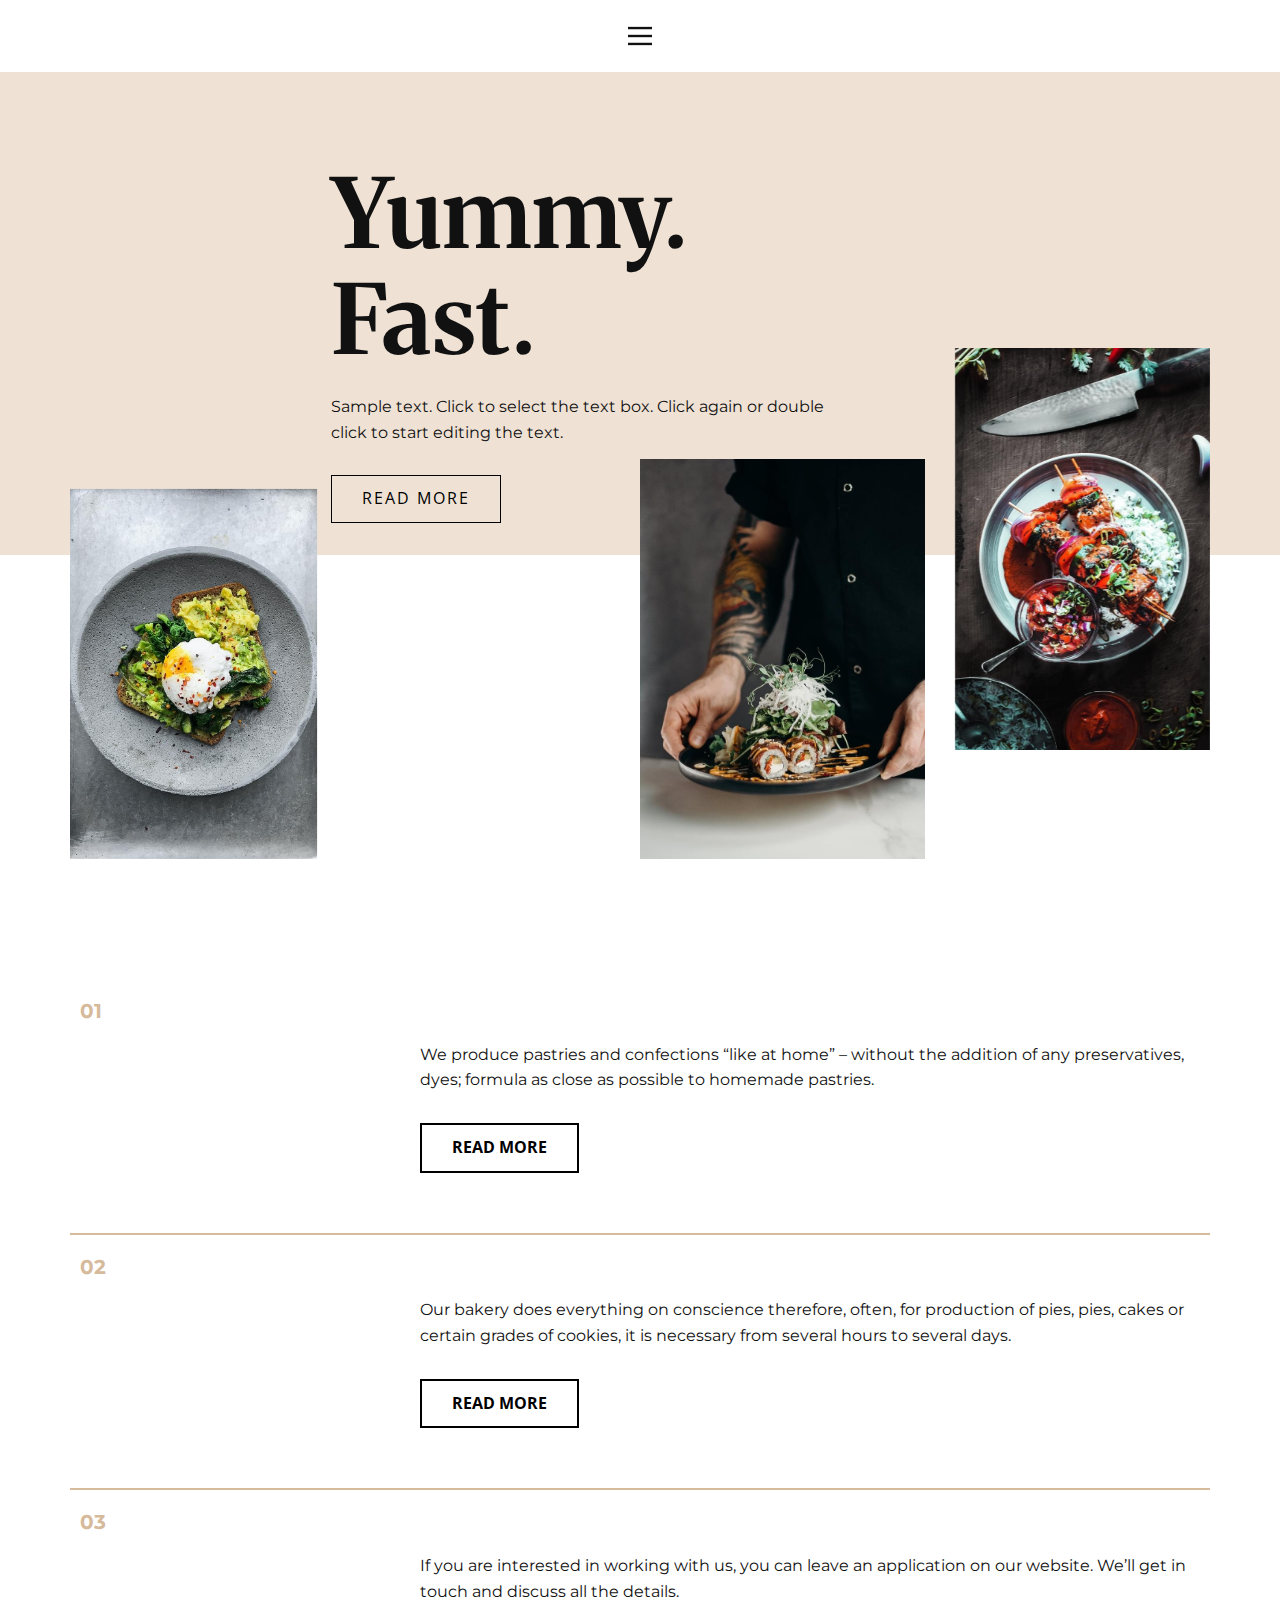
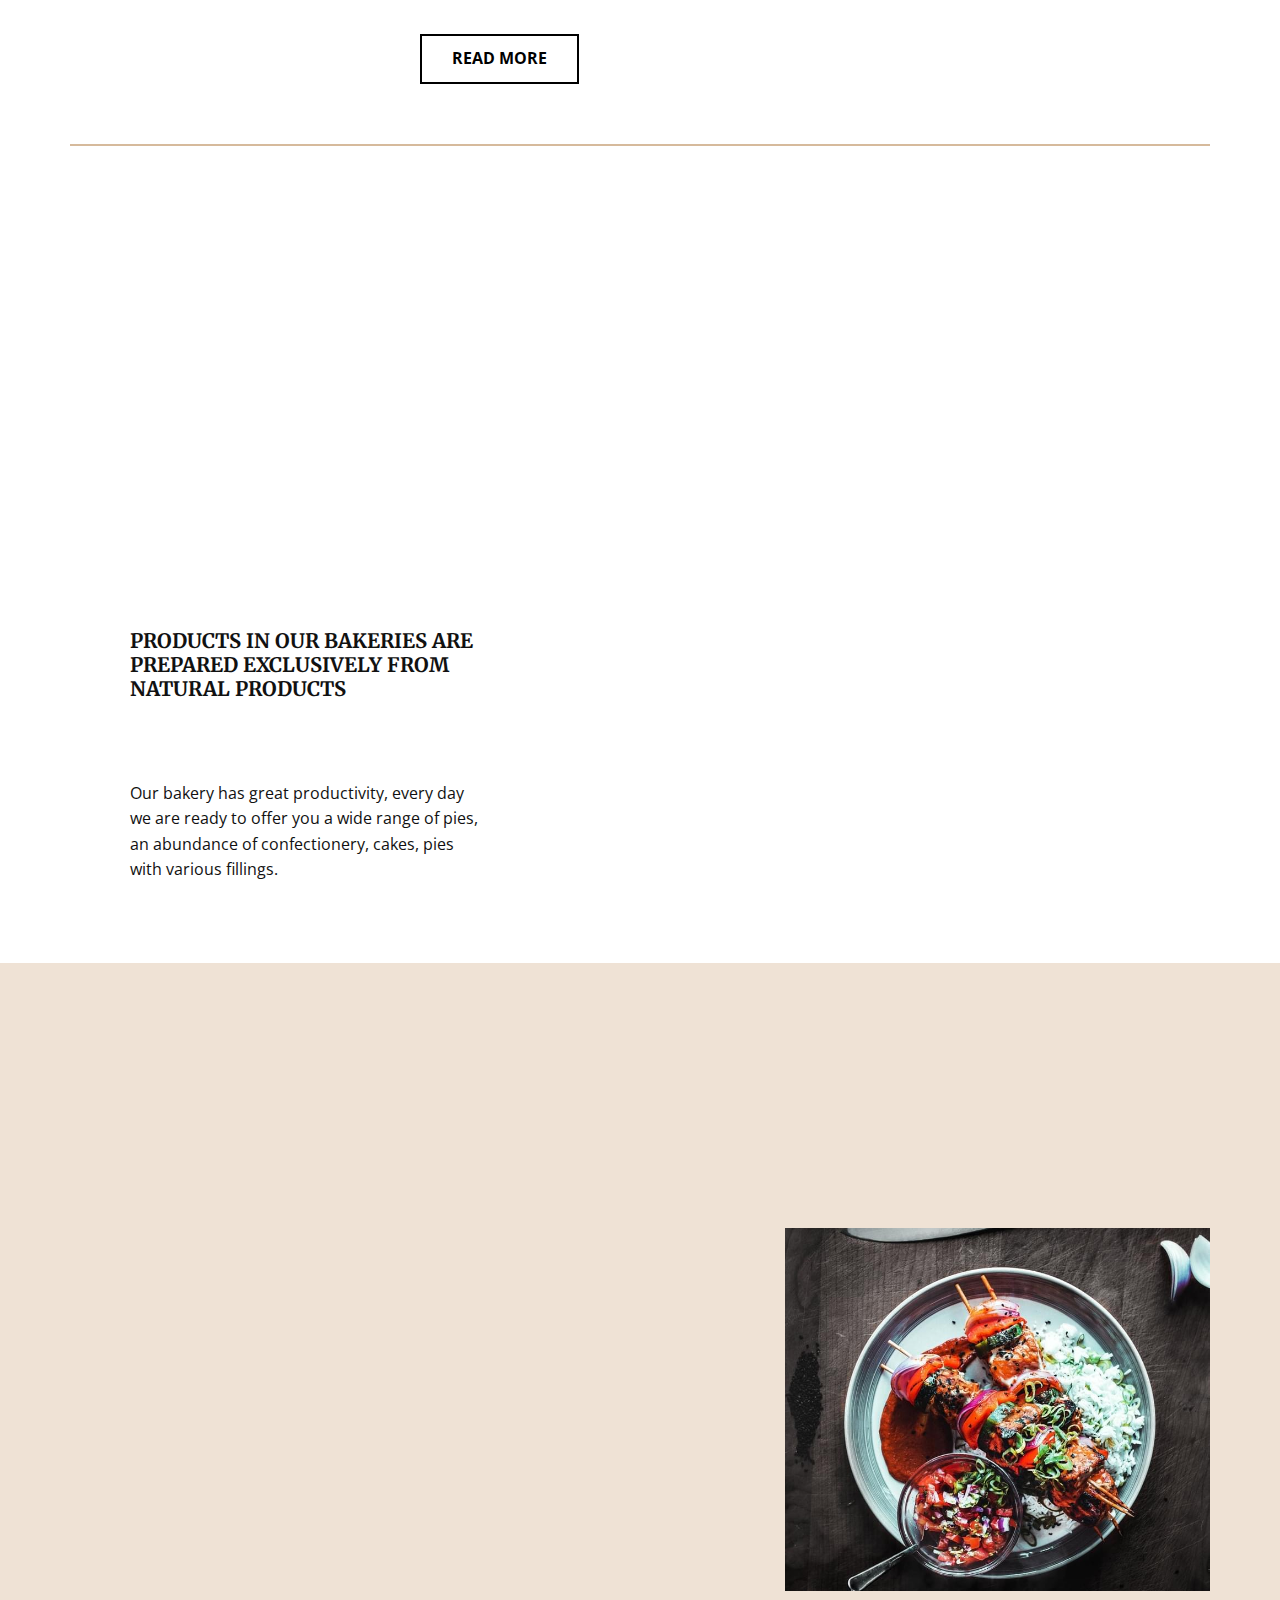
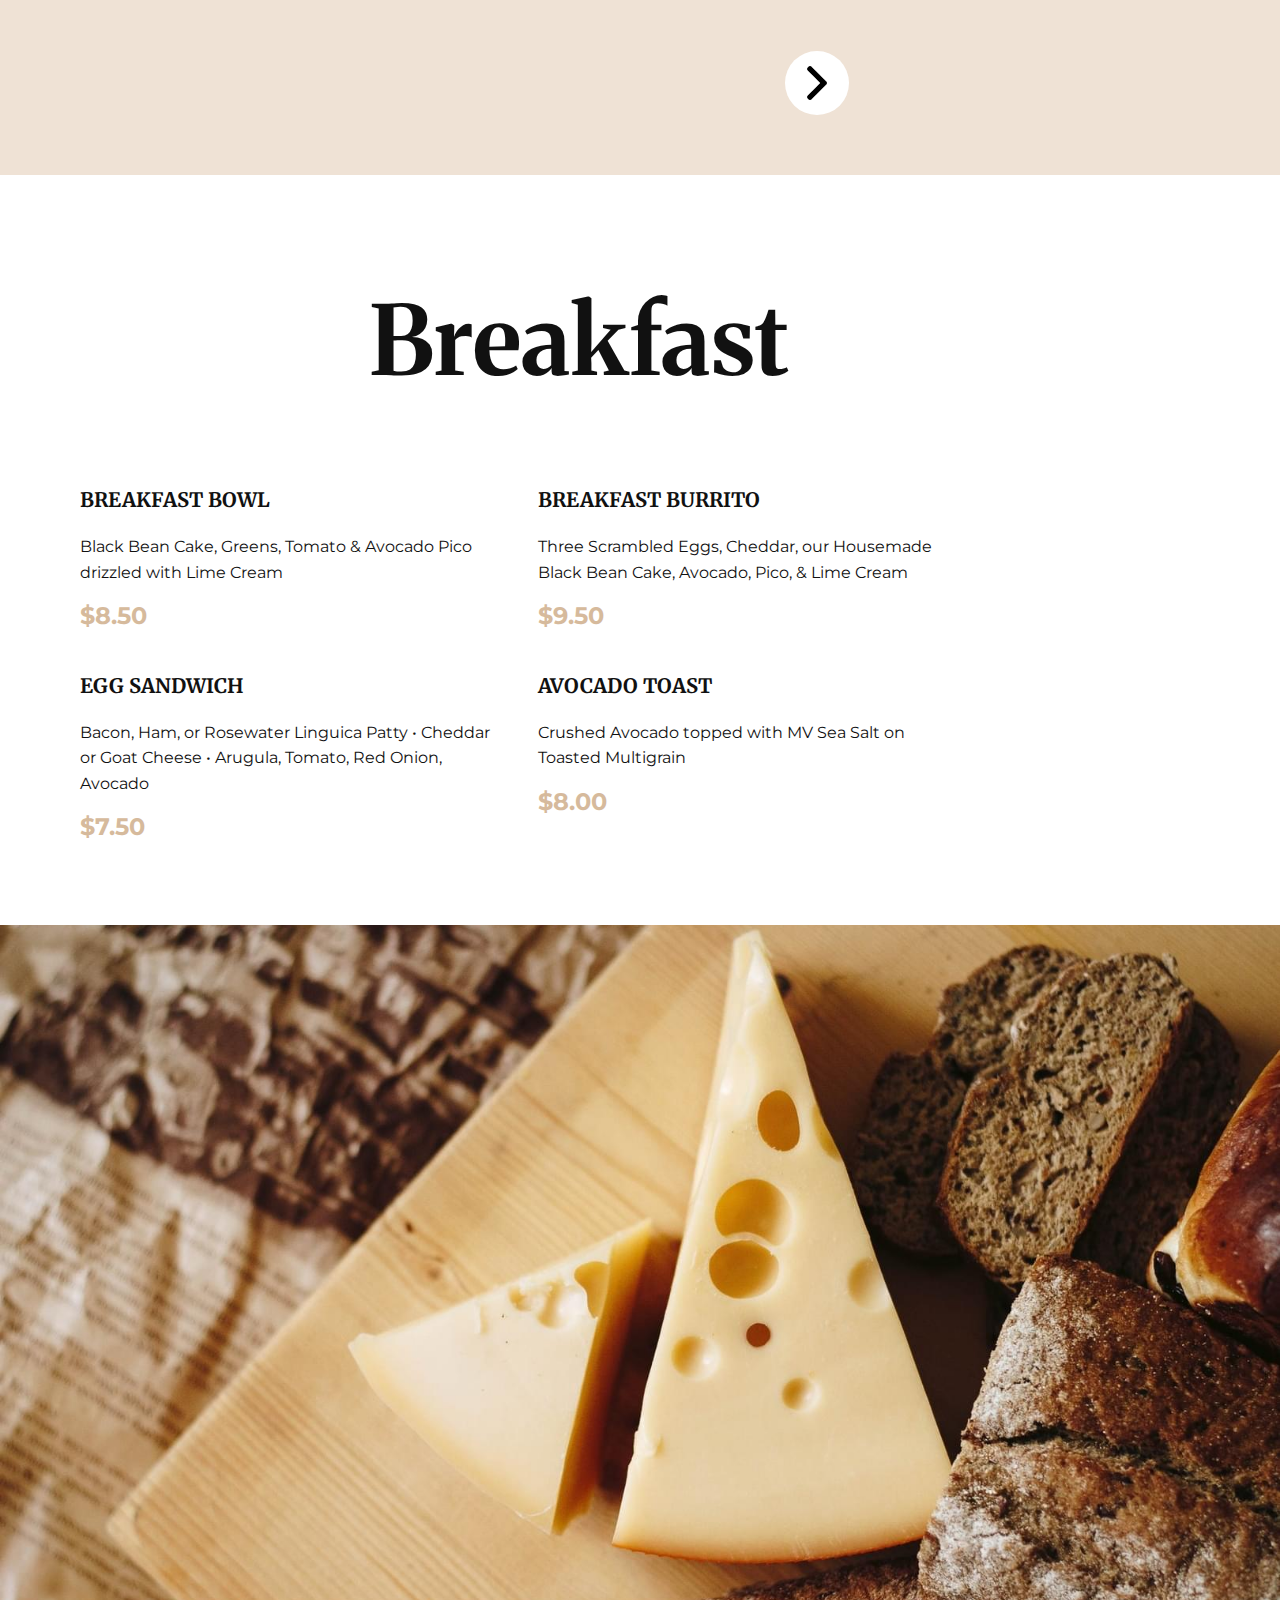
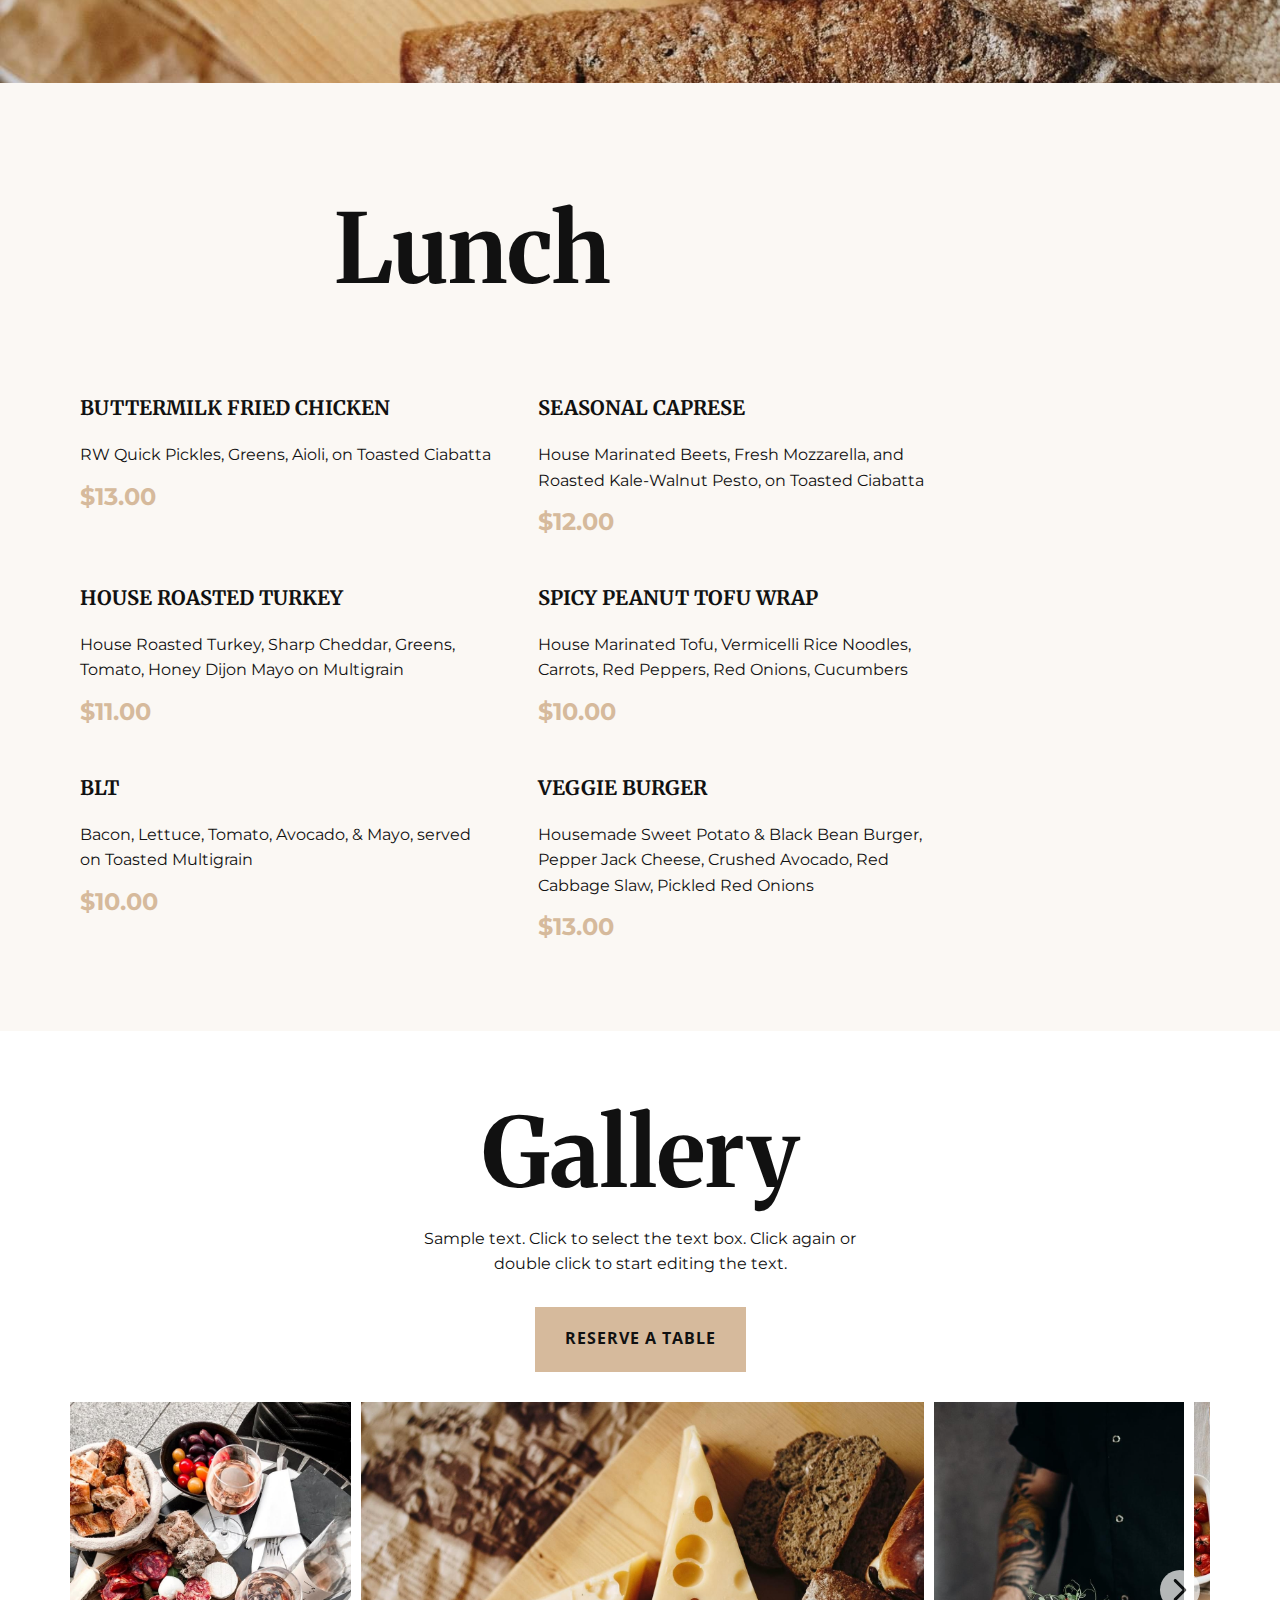
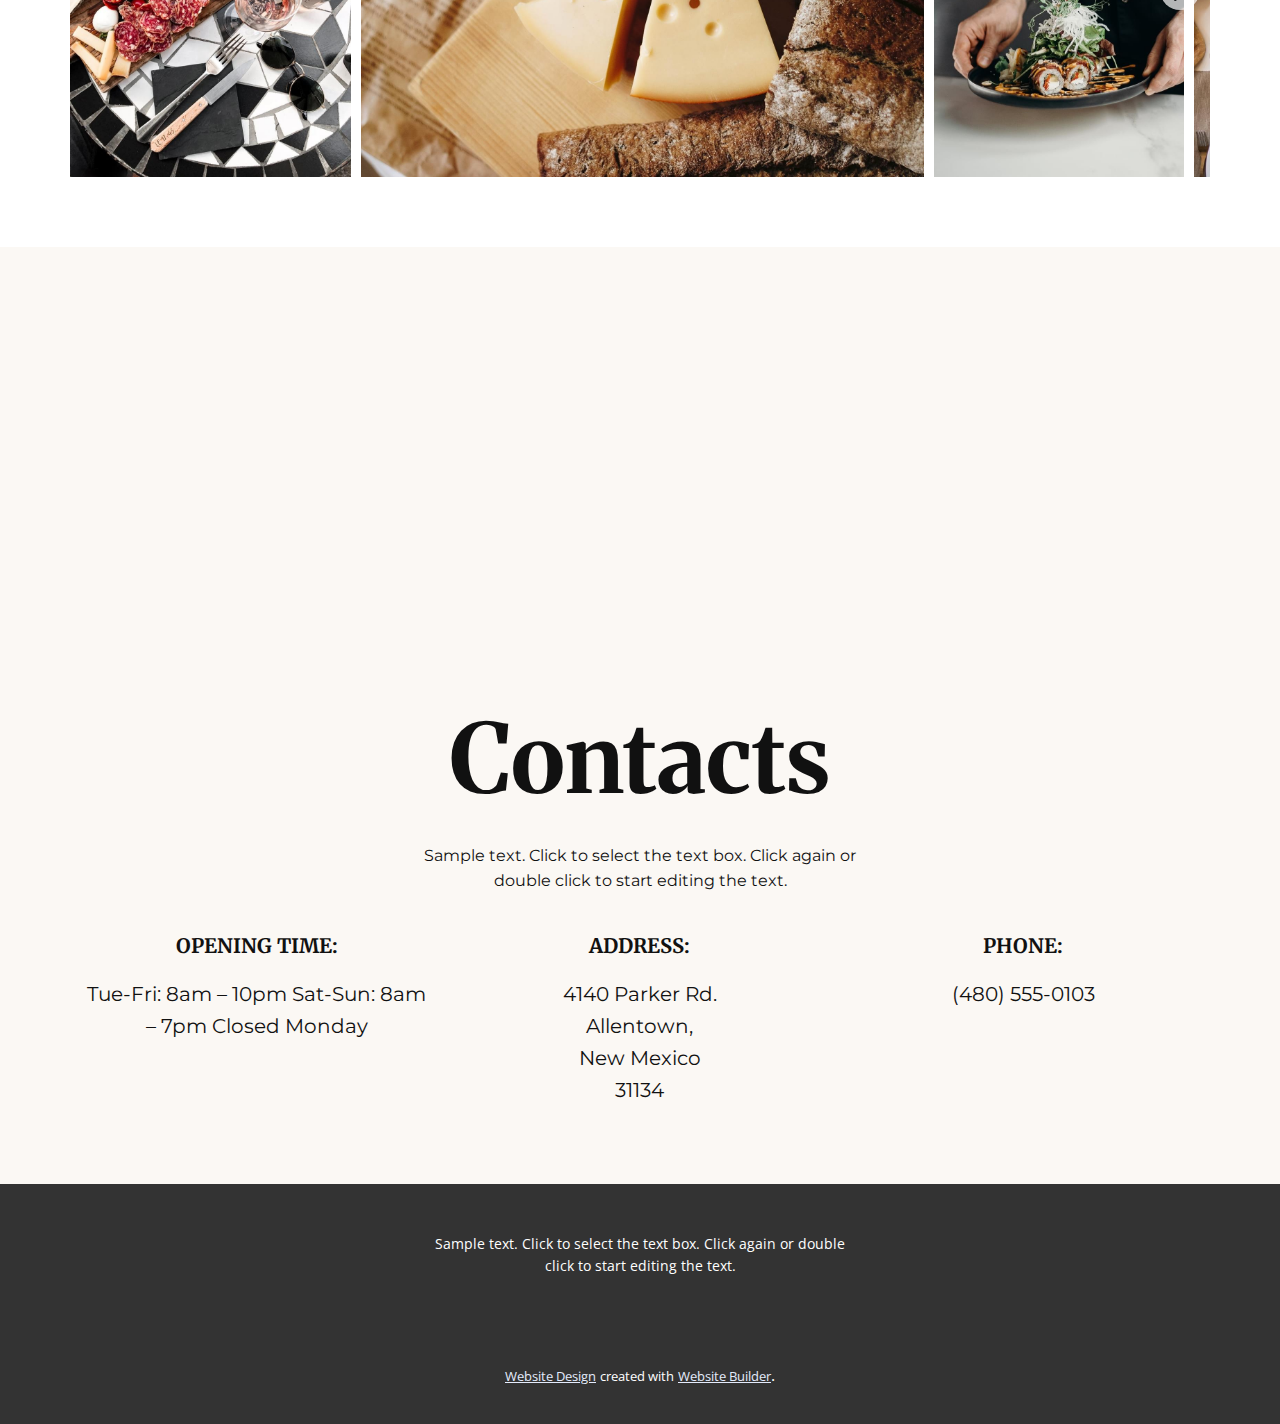
<file: Casa.html>
<!DOCTYPE html>
<html style="font-size: 16px;">
  <head>
    <meta name="viewport" content="width=device-width, initial-scale=1.0">
    <meta charset="utf-8">
    <meta name="keywords" content="​Yummy.&nbsp;Fast., Our Menu, ​Breakfast, ​Lunch, Gallery, Contacts">
    <meta name="description" content="">
    <meta name="page_type" content="np-template-header-footer-from-plugin">
    <title>Casa</title>
    <link rel="stylesheet" href="nicepage.css" media="screen">
<link rel="stylesheet" href="Casa.css" media="screen">
    <script class="u-script" type="text/javascript" src="jquery.js" defer=""></script>
    <script class="u-script" type="text/javascript" src="nicepage.js" defer=""></script>
    <meta name="generator" content="Nicepage 4.10.5, nicepage.com">
    <link id="u-theme-google-font" rel="stylesheet" href="https://fonts.googleapis.com/css?family=Roboto:100,100i,300,300i,400,400i,500,500i,700,700i,900,900i|Open+Sans:300,300i,400,400i,500,500i,600,600i,700,700i,800,800i">
    <link id="u-page-google-font" rel="stylesheet" href="https://fonts.googleapis.com/css?family=Merriweather:300,300i,400,400i,700,700i,900,900i|Montserrat:100,100i,200,200i,300,300i,400,400i,500,500i,600,600i,700,700i,800,800i,900,900i">
    
    
    
    
    
    
    
    
    
    
    <script type="application/ld+json">{
		"@context": "http://schema.org",
		"@type": "Organization",
		"name": ""
}</script>
    <meta name="theme-color" content="#0848e5">
    <meta property="og:title" content="Casa">
    <meta property="og:type" content="website">
  </head>
  <body class="u-body u-xl-mode"><header class="u-clearfix u-header u-header" id="sec-35c2"><div class="u-clearfix u-sheet u-sheet-1">
        <nav class="u-align-left u-menu u-menu-dropdown u-offcanvas u-menu-1" data-responsive-from="XL">
          <div class="menu-collapse">
            <a class="u-button-style u-nav-link" href="#" style="padding: 4px 0px; font-size: calc(1em + 8px);">
              <svg class="u-svg-link" preserveAspectRatio="xMidYMin slice" viewBox="0 0 302 302" style=""><use xmlns:xlink="http://www.w3.org/1999/xlink" xlink:href="#svg-5c50"></use></svg>
              <svg xmlns="http://www.w3.org/2000/svg" xmlns:xlink="http://www.w3.org/1999/xlink" version="1.1" id="svg-5c50" x="0px" y="0px" viewBox="0 0 302 302" style="enable-background:new 0 0 302 302;" xml:space="preserve" class="u-svg-content"><g><rect y="36" width="302" height="30"></rect><rect y="236" width="302" height="30"></rect><rect y="136" width="302" height="30"></rect>
</g><g></g><g></g><g></g><g></g><g></g><g></g><g></g><g></g><g></g><g></g><g></g><g></g><g></g><g></g><g></g></svg>
            </a>
          </div>
          <div class="u-nav-container">
            <ul class="u-nav u-unstyled u-nav-1"><li class="u-nav-item"><a class="u-button-style u-nav-link u-text-active-palette-1-base u-text-hover-palette-2-base" href="Casa.html" style="padding: 10px 20px;">Casa</a>
</li><li class="u-nav-item"><a class="u-button-style u-nav-link u-text-active-palette-1-base u-text-hover-palette-2-base" href="About.html" style="padding: 10px 20px;">About</a>
</li><li class="u-nav-item"><a class="u-button-style u-nav-link u-text-active-palette-1-base u-text-hover-palette-2-base" href="Contact.html" style="padding: 10px 20px;">Contact</a>
</li></ul>
          </div>
          <div class="u-nav-container-collapse">
            <div class="u-align-center u-black u-container-style u-inner-container-layout u-opacity u-opacity-95 u-sidenav">
              <div class="u-inner-container-layout u-sidenav-overflow">
                <div class="u-menu-close"></div>
                <ul class="u-align-center u-nav u-popupmenu-items u-unstyled u-nav-2"><li class="u-nav-item"><a class="u-button-style u-nav-link" href="Casa.html">Casa</a>
</li><li class="u-nav-item"><a class="u-button-style u-nav-link" href="About.html">About</a>
</li><li class="u-nav-item"><a class="u-button-style u-nav-link" href="Contact.html">Contact</a>
</li></ul>
              </div>
            </div>
            <div class="u-black u-menu-overlay u-opacity u-opacity-70"></div>
          </div>
        </nav>
      </div></header>
    <section class="u-clearfix u-valign-top-lg u-valign-top-md u-valign-top-xl u-section-1" id="carousel_9c88">
      <div class="u-expanded-width u-palette-2-light-2 u-shape u-shape-rectangle u-shape-1"></div>
      <div class="u-container-style u-group u-shape-rectangle u-group-1">
        <div class="u-container-layout u-valign-top u-container-layout-1">
          <h1 class="u-custom-font u-font-merriweather u-text u-text-default u-text-1"> Yummy.&nbsp;<br>Fast.
          </h1>
          <p class="u-custom-font u-font-montserrat u-text u-text-2">Sample text. Click to select the text box. Click again or double click to start editing the text.</p>
          <a href="https://nicepage.online" class="u-border-1 u-border-black u-btn u-button-style u-hover-black u-none u-text-hover-white u-btn-1">read more</a>
        </div>
      </div>
      <div class="u-clearfix u-layout-wrap u-layout-wrap-1">
        <div class="u-layout">
          <div class="u-layout-row">
            <div class="u-container-style u-layout-cell u-size-15 u-size-30-md u-layout-cell-1" data-animation-name="customAnimationIn" data-animation-duration="2000">
              <div class="u-container-layout u-container-layout-2">
                <img class="u-image u-image-default u-image-1" src="images/pexels-photo-704569.jpeg" alt="" data-image-width="810" data-image-height="1080">
              </div>
            </div>
            <div class="u-container-style u-hidden-sm u-hidden-xs u-layout-cell u-size-15 u-size-30-md u-layout-cell-2">
              <div class="u-container-layout u-valign-top-sm u-valign-top-xs u-container-layout-3"></div>
            </div>
            <div class="u-container-style u-image u-layout-cell u-size-15 u-size-30-md u-image-2" data-image-width="721" data-image-height="1080" data-animation-name="customAnimationIn" data-animation-duration="2000">
              <div class="u-container-layout u-container-layout-4"></div>
            </div>
            <div class="u-container-style u-layout-cell u-size-15 u-size-30-md u-layout-cell-4" data-animation-name="customAnimationIn" data-animation-duration="2000">
              <div class="u-container-layout u-container-layout-5">
                <img class="u-image u-image-default u-image-3" src="images/pexels-photo-2641886.jpeg" alt="" data-image-width="771" data-image-height="1080">
              </div>
            </div>
          </div>
        </div>
      </div>
    </section>
    <section class="u-align-center u-clearfix u-section-2" id="carousel_2409">
      <div class="u-clearfix u-sheet u-sheet-1">
        <div class="u-expanded-width u-list u-list-1">
          <div class="u-repeater u-repeater-1">
            <div class="u-border-2 u-border-no-left u-border-no-right u-border-no-top u-border-palette-2-base u-container-style u-list-item u-repeater-item">
              <div class="u-container-layout u-similar-container u-container-layout-1">
                <h6 class="u-custom-font u-font-montserrat u-text u-text-default u-text-palette-2-base u-text-1">01</h6>
                <h3 class="u-custom-font u-font-montserrat u-text u-text-default u-text-2" data-animation-name="customAnimationIn" data-animation-duration="2000"> What are we Baking?</h3>
                <p class="u-custom-font u-font-montserrat u-text u-text-3"> We produce pastries and confections “like at home” – without the addition of any preservatives, dyes; formula as close as possible to homemade pastries.</p>
                <a href="https://nicepage.review" class="u-border-2 u-border-black u-btn u-button-style u-hover-black u-none u-text-hover-white u-btn-1">read more</a>
              </div>
            </div>
            <div class="u-border-2 u-border-no-left u-border-no-right u-border-no-top u-border-palette-2-base u-container-style u-list-item u-repeater-item">
              <div class="u-container-layout u-similar-container u-container-layout-2">
                <h6 class="u-custom-font u-font-montserrat u-text u-text-default u-text-palette-2-base u-text-4">02</h6>
                <h3 class="u-custom-font u-font-montserrat u-text u-text-default u-text-5" data-animation-name="customAnimationIn" data-animation-duration="2000"> Where can One Buy?</h3>
                <p class="u-custom-font u-font-montserrat u-text u-text-6"> Our bakery does everything on conscience therefore, often, for production of pies, pies, cakes or certain grades of cookies, it is necessary from several hours to several days.</p>
                <a href="https://nicepage.com/c/slider-website-templates" class="u-border-2 u-border-black u-btn u-button-style u-hover-black u-none u-text-hover-white u-btn-2"> read more</a>
              </div>
            </div>
            <div class="u-border-2 u-border-no-left u-border-no-right u-border-no-top u-border-palette-2-base u-container-style u-list-item u-repeater-item">
              <div class="u-container-layout u-similar-container u-container-layout-3">
                <h6 class="u-custom-font u-font-montserrat u-text u-text-default u-text-palette-2-base u-text-7">03</h6>
                <h3 class="u-custom-font u-font-montserrat u-text u-text-default u-text-8" data-animation-name="customAnimationIn" data-animation-duration="2000"> Work with us?</h3>
                <p class="u-custom-font u-font-montserrat u-text u-text-9"> If you are interested in working with us, you can leave an application on our website. We’ll get in touch and discuss all the details.</p>
                <a href="https://nicepage.com/website-design" class="u-border-2 u-border-black u-btn u-button-style u-hover-black u-none u-text-hover-white u-btn-3"> read more</a>
              </div>
            </div>
          </div>
        </div>
      </div>
    </section>
    <section class="u-align-center u-clearfix u-valign-middle-md u-valign-middle-sm u-section-3" id="carousel_5bd4">
      <div class="u-clearfix u-sheet u-sheet-1">
        <div class="u-clearfix u-expanded-width u-layout-wrap u-layout-wrap-1">
          <div class="u-layout">
            <div class="u-layout-row">
              <div class="u-align-left u-container-style u-layout-cell u-right-cell u-shape-rectangle u-size-25 u-layout-cell-1">
                <div class="u-container-layout u-valign-bottom u-container-layout-1">
                  <h4 class="u-custom-font u-font-merriweather u-text u-text-1"> PRODUCTS IN OUR BAKERIES ARE PREPARED EXCLUSIVELY FROM NATURAL PRODUCTS</h4>
                  <p class="u-text u-text-2"> Our bakery has great productivity, every day we are ready to offer you a wide range of pies, an abundance of confectionery, cakes, pies with various fillings.</p>
                </div>
              </div>
              <div class="u-container-style u-image u-layout-cell u-left-cell u-size-35 u-image-1" data-image-width="810" data-image-height="1080" data-animation-name="customAnimationIn" data-animation-duration="2000">
                <div class="u-container-layout u-container-layout-2"></div>
              </div>
            </div>
          </div>
        </div>
      </div>
    </section>
    <section class="u-align-center u-clearfix u-palette-2-light-2 u-section-4" id="carousel_d095">
      <div class="u-clearfix u-sheet u-sheet-1">
        <div class="u-container-style u-group u-shape-rectangle u-group-1" data-animation-name="customAnimationIn" data-animation-duration="2000">
          <div class="u-container-layout u-valign-middle-lg u-valign-middle-md u-valign-middle-sm u-valign-middle-xs u-valign-top-xl u-container-layout-1">
            <h2 class="u-custom-font u-font-merriweather u-text u-text-body-color u-text-default u-text-1">Our Menu</h2>
            <h6 class="u-text u-text-default u-text-2"> Time to Get Healthy &amp; Active</h6>
            <p class="u-text u-text-3"> Duis aute irure dolor in reprehenderit in voluptate velit esse cillum dolore eu fugiat nulla pariatur. Excepteur sint occaecat cupidatat non proident, sunt in culpa qui officia deserunt mollit anim id est laborum.</p>
          </div>
        </div>
        <img class="u-image u-image-1" src="images/pexels-photo-2641886-19.jpeg" data-image-width="771" data-image-height="1080"><span class="u-file-icon u-icon u-icon-circle u-white u-icon-1"><img src="images/4.png" alt=""></span>
      </div>
    </section>
    <section class="u-clearfix u-section-5" id="carousel_e4b1">
      <div class="u-clearfix u-sheet u-sheet-1">
        <div class="u-clearfix u-layout-wrap u-layout-wrap-1">
          <div class="u-layout">
            <div class="u-layout-row">
              <div class="u-align-left-sm u-align-left-xs u-container-style u-layout-cell u-size-19 u-layout-cell-1" data-animation-name="customAnimationIn" data-animation-duration="2000">
                <div class="u-container-layout u-container-layout-1">
                  <div class="u-image u-image-circle u-image-1" alt="" data-image-width="810" data-image-height="1080"></div>
                </div>
              </div>
              <div class="u-container-style u-layout-cell u-size-41 u-layout-cell-2">
                <div class="u-container-layout u-valign-middle u-container-layout-2">
                  <h2 class="u-custom-font u-font-merriweather u-text u-text-default u-text-1"> Breakfast</h2>
                </div>
              </div>
            </div>
          </div>
        </div>
        <div class="u-list u-list-1">
          <div class="u-repeater u-repeater-1">
            <div class="u-container-style u-list-item u-repeater-item">
              <div class="u-container-layout u-similar-container u-container-layout-3">
                <h3 class="u-custom-font u-font-merriweather u-text u-text-default u-text-2"> BREAKFAST BOWL</h3>
                <p class="u-custom-font u-font-montserrat u-text u-text-3"> Black Bean Cake, Greens, Tomato &amp; Avocado Pico drizzled with Lime Cream</p>
                <h4 class="u-custom-font u-font-montserrat u-text u-text-palette-2-base u-text-4"> $8.50</h4>
              </div>
            </div>
            <div class="u-container-style u-list-item u-repeater-item">
              <div class="u-container-layout u-similar-container u-container-layout-4">
                <h3 class="u-custom-font u-font-merriweather u-text u-text-default u-text-5"> BREAKFAST BURRITO</h3>
                <p class="u-custom-font u-font-montserrat u-text u-text-6"> Three Scrambled Eggs, Cheddar, our Housemade Black Bean Cake, Avocado, Pico, &amp; Lime Cream</p>
                <h4 class="u-custom-font u-font-montserrat u-text u-text-palette-2-base u-text-7"> $9.50</h4>
              </div>
            </div>
            <div class="u-container-style u-list-item u-repeater-item">
              <div class="u-container-layout u-similar-container u-container-layout-5">
                <h3 class="u-custom-font u-font-merriweather u-text u-text-default u-text-8"> EGG SANDWICH</h3>
                <p class="u-custom-font u-font-montserrat u-text u-text-9"> Bacon, Ham, or Rosewater Linguica Patty • Cheddar or Goat Cheese • Arugula, Tomato, Red Onion, Avocado</p>
                <h4 class="u-custom-font u-font-montserrat u-text u-text-palette-2-base u-text-10"> $7.50</h4>
              </div>
            </div>
            <div class="u-container-style u-list-item u-repeater-item">
              <div class="u-container-layout u-similar-container u-container-layout-6">
                <h3 class="u-custom-font u-font-merriweather u-text u-text-default u-text-11"> AVOCADO TOAST</h3>
                <p class="u-custom-font u-font-montserrat u-text u-text-12"> Crushed Avocado topped with MV Sea Salt on Toasted Multigrain</p>
                <h4 class="u-custom-font u-font-montserrat u-text u-text-palette-2-base u-text-13"> $8.00</h4>
              </div>
            </div>
          </div>
        </div>
      </div>
    </section>
    <section class="u-align-center u-clearfix u-image u-section-6" id="carousel_88e6" data-image-width="1620" data-image-height="1080">
      <div class="u-clearfix u-sheet u-valign-middle-xs u-sheet-1">
        <div class="u-container-style u-expanded-width-xs u-group u-shape-rectangle u-white u-group-1" data-animation-name="customAnimationIn" data-animation-duration="2000">
          <div class="u-container-layout u-valign-middle u-container-layout-1">
            <p class="u-text u-text-1">Ut enim ad minim veniam, quis nostrud exercitation ullamco laboris nisi ut aliquip ex ea commodo consequat. Duis aute irure dolor in reprehenderit in voluptate velit esse cillum dolore eu fugiat nulla pariatur.&nbsp;</p>
          </div>
        </div>
      </div>
    </section>
    <section class="u-clearfix u-palette-2-light-3 u-section-7" id="carousel_df79">
      <div class="u-clearfix u-sheet u-sheet-1">
        <div class="u-clearfix u-layout-wrap u-layout-wrap-1">
          <div class="u-layout">
            <div class="u-layout-row">
              <div class="u-align-left-sm u-align-left-xs u-container-style u-layout-cell u-size-19 u-layout-cell-1" data-animation-name="customAnimationIn" data-animation-duration="2000">
                <div class="u-container-layout u-container-layout-1">
                  <div class="u-image u-image-circle u-image-1" alt="" data-image-width="720" data-image-height="1080"></div>
                </div>
              </div>
              <div class="u-container-style u-layout-cell u-size-41 u-layout-cell-2">
                <div class="u-container-layout u-valign-middle u-container-layout-2">
                  <h2 class="u-custom-font u-font-merriweather u-text u-text-default u-text-1"> Lunch</h2>
                </div>
              </div>
            </div>
          </div>
        </div>
        <div class="u-list u-list-1">
          <div class="u-repeater u-repeater-1">
            <div class="u-container-style u-list-item u-repeater-item">
              <div class="u-container-layout u-similar-container u-container-layout-3">
                <h3 class="u-custom-font u-font-merriweather u-text u-text-default u-text-2"> BUTTERMILK FRIED CHICKEN</h3>
                <p class="u-custom-font u-font-montserrat u-text u-text-3"> RW Quick Pickles, Greens, Aioli, on Toasted Ciabatta</p>
                <h4 class="u-custom-font u-font-montserrat u-text u-text-palette-2-base u-text-4"> $13.00</h4>
              </div>
            </div>
            <div class="u-container-style u-list-item u-repeater-item">
              <div class="u-container-layout u-similar-container u-container-layout-4">
                <h3 class="u-custom-font u-font-merriweather u-text u-text-default u-text-5"> SEASONAL CAPRESE</h3>
                <p class="u-custom-font u-font-montserrat u-text u-text-6"> House Marinated Beets, Fresh Mozzarella, and Roasted Kale-Walnut Pesto, on Toasted Ciabatta</p>
                <h4 class="u-custom-font u-font-montserrat u-text u-text-palette-2-base u-text-7"> $12.00</h4>
              </div>
            </div>
            <div class="u-container-style u-list-item u-repeater-item">
              <div class="u-container-layout u-similar-container u-container-layout-5">
                <h3 class="u-custom-font u-font-merriweather u-text u-text-default u-text-8"> HOUSE ROASTED TURKEY</h3>
                <p class="u-custom-font u-font-montserrat u-text u-text-9"> House Roasted Turkey, Sharp Cheddar, Greens, Tomato, Honey Dijon Mayo on Multigrain</p>
                <h4 class="u-custom-font u-font-montserrat u-text u-text-palette-2-base u-text-10"> $11.00</h4>
              </div>
            </div>
            <div class="u-container-style u-list-item u-repeater-item">
              <div class="u-container-layout u-similar-container u-container-layout-6">
                <h3 class="u-custom-font u-font-merriweather u-text u-text-default u-text-11"> SPICY PEANUT TOFU WRAP</h3>
                <p class="u-custom-font u-font-montserrat u-text u-text-12"> House Marinated Tofu, Vermicelli Rice Noodles, Carrots, Red Peppers, Red Onions, Cucumbers</p>
                <h4 class="u-custom-font u-font-montserrat u-text u-text-palette-2-base u-text-13"> $10.00</h4>
              </div>
            </div>
            <div class="u-container-style u-list-item u-repeater-item">
              <div class="u-container-layout u-similar-container u-container-layout-7">
                <h3 class="u-custom-font u-font-merriweather u-text u-text-default u-text-14"> BLT</h3>
                <p class="u-custom-font u-font-montserrat u-text u-text-15"> Bacon, Lettuce, Tomato, Avocado, &amp; Mayo, served on Toasted Multigrain</p>
                <h4 class="u-custom-font u-font-montserrat u-text u-text-palette-2-base u-text-16"> $10.00</h4>
              </div>
            </div>
            <div class="u-container-style u-list-item u-repeater-item">
              <div class="u-container-layout u-similar-container u-container-layout-8">
                <h3 class="u-custom-font u-font-merriweather u-text u-text-default u-text-17"> VEGGIE BURGER</h3>
                <p class="u-custom-font u-font-montserrat u-text u-text-18"> Housemade Sweet Potato &amp; Black Bean Burger, Pepper Jack Cheese, Crushed Avocado, Red Cabbage Slaw, Pickled Red Onions</p>
                <h4 class="u-custom-font u-font-montserrat u-text u-text-palette-2-base u-text-19"> $13.00</h4>
              </div>
            </div>
          </div>
        </div>
      </div>
    </section>
    <section class="u-align-center u-clearfix u-section-8" id="carousel_674f">
      <div class="u-clearfix u-sheet u-sheet-1">
        <h2 class="u-custom-font u-font-merriweather u-text u-text-default u-text-1">Gallery</h2>
        <p class="u-custom-font u-font-montserrat u-text u-text-2">Sample text. Click to select the text box. Click again or double click to start editing the text.</p>
        <a href="https://nicepage.me" class="u-border-none u-btn u-button-style u-hover-palette-2-light-2 u-palette-2-base u-btn-1">reserve a table</a>
        <div class="u-expanded-width u-gallery u-layout-horizontal u-lightbox u-no-transition u-show-text-on-hover u-gallery-1">
          <div class="u-gallery-inner"><div class="u-effect-fade u-gallery-item u-gallery-item-1"><div class="u-back-slide" data-image-width="810" data-image-height="1080"><img class="u-back-image" src="images/pexels-photo-2381345-20.jpeg">
</div><div class="u-over-slide u-shading u-over-slide-1"><h3 class="u-gallery-heading"></h3><p class="u-gallery-text"></p>
</div>
</div><div class="u-effect-fade u-gallery-item u-gallery-item-2"><div class="u-back-slide" data-image-width="1620" data-image-height="1080"><img class="u-back-image" src="images/pexels-photo-821365.jpeg">
</div><div class="u-over-slide u-shading u-over-slide-2"><h3 class="u-gallery-heading"></h3><p class="u-gallery-text"></p>
</div>
</div><div class="u-effect-fade u-gallery-item u-gallery-item-3"><div class="u-back-slide" data-image-width="721" data-image-height="1080"><img class="u-back-image" src="images/pexels-photo-3304057.jpeg">
</div><div class="u-over-slide u-shading u-over-slide-3"><h3 class="u-gallery-heading"></h3><p class="u-gallery-text"></p>
</div>
</div><div class="u-effect-fade u-gallery-item u-gallery-item-4"><div class="u-back-slide" data-image-width="1620" data-image-height="1080"><img class="u-back-image" src="images/pexels-photo-3758133.jpeg">
</div><div class="u-over-slide u-shading u-over-slide-4"><h3 class="u-gallery-heading"></h3><p class="u-gallery-text"></p>
</div>
</div><div class="u-effect-fade u-gallery-item u-gallery-item-5"><div class="u-back-slide" data-image-width="1619" data-image-height="1080"><img class="u-back-image" src="images/pexels-photo-3184192.jpeg">
</div><div class="u-over-slide u-shading u-over-slide-5"><h3 class="u-gallery-heading"></h3><p class="u-gallery-text"></p>
</div>
</div><div class="u-effect-fade u-gallery-item u-gallery-item-6"><div class="u-back-slide"><img class="u-back-image" src="images/default-image-12.jpg">
</div><div class="u-over-slide u-shading u-over-slide-6"><h3 class="u-gallery-heading"></h3><p class="u-gallery-text"></p>
</div>
</div></div>
          <a class="u-gallery-nav u-gallery-nav-prev u-icon-circle u-opacity u-opacity-70 u-spacing-10 u-white u-gallery-nav-1" href="#" role="button">
            <span aria-hidden="true">
              <svg viewBox="0 0 451.847 451.847"><path d="M97.141,225.92c0-8.095,3.091-16.192,9.259-22.366L300.689,9.27c12.359-12.359,32.397-12.359,44.751,0
c12.354,12.354,12.354,32.388,0,44.748L173.525,225.92l171.903,171.909c12.354,12.354,12.354,32.391,0,44.744
c-12.354,12.365-32.386,12.365-44.745,0l-194.29-194.281C100.226,242.115,97.141,234.018,97.141,225.92z"></path></svg>
            </span>
            <span class="sr-only">
              <svg viewBox="0 0 451.847 451.847"><path d="M97.141,225.92c0-8.095,3.091-16.192,9.259-22.366L300.689,9.27c12.359-12.359,32.397-12.359,44.751,0
c12.354,12.354,12.354,32.388,0,44.748L173.525,225.92l171.903,171.909c12.354,12.354,12.354,32.391,0,44.744
c-12.354,12.365-32.386,12.365-44.745,0l-194.29-194.281C100.226,242.115,97.141,234.018,97.141,225.92z"></path></svg>
            </span>
          </a>
          <a class="u-absolute-vcenter u-gallery-nav u-gallery-nav-next u-icon-circle u-opacity u-opacity-70 u-spacing-10 u-white u-gallery-nav-2" href="#" role="button">
            <span aria-hidden="true">
              <svg viewBox="0 0 451.846 451.847"><path d="M345.441,248.292L151.154,442.573c-12.359,12.365-32.397,12.365-44.75,0c-12.354-12.354-12.354-32.391,0-44.744
L278.318,225.92L106.409,54.017c-12.354-12.359-12.354-32.394,0-44.748c12.354-12.359,32.391-12.359,44.75,0l194.287,194.284
c6.177,6.18,9.262,14.271,9.262,22.366C354.708,234.018,351.617,242.115,345.441,248.292z"></path></svg>
            </span>
            <span class="sr-only">
              <svg viewBox="0 0 451.846 451.847"><path d="M345.441,248.292L151.154,442.573c-12.359,12.365-32.397,12.365-44.75,0c-12.354-12.354-12.354-32.391,0-44.744
L278.318,225.92L106.409,54.017c-12.354-12.359-12.354-32.394,0-44.748c12.354-12.359,32.391-12.359,44.75,0l194.287,194.284
c6.177,6.18,9.262,14.271,9.262,22.366C354.708,234.018,351.617,242.115,345.441,248.292z"></path></svg>
            </span>
          </a>
        </div>
      </div>
    </section>
    <section class="u-align-center u-clearfix u-palette-2-light-3 u-section-9" id="carousel_da47">
      <div class="u-clearfix u-sheet u-sheet-1">
        <div class="u-image u-image-circle u-image-1" alt="" data-image-width="1620" data-image-height="1080" data-animation-name="customAnimationIn" data-animation-duration="2000"></div>
        <h2 class="u-custom-font u-font-merriweather u-text u-text-default u-text-1">Contacts</h2>
        <p class="u-custom-font u-font-montserrat u-text u-text-2">Sample text. Click to select the text box. Click again or double click to start editing the text.</p>
        <div class="u-expanded-width u-list u-list-1">
          <div class="u-repeater u-repeater-1">
            <div class="u-align-center u-container-style u-list-item u-repeater-item u-shape-rectangle">
              <div class="u-container-layout u-similar-container u-valign-top u-container-layout-1">
                <h4 class="u-custom-font u-font-merriweather u-text u-text-default u-text-3"> OPENING TIME:</h4>
                <p class="u-custom-font u-font-montserrat u-text u-text-default u-text-4"> Tue-Fri: 8am – 10pm Sat-Sun: 8am – 7pm Closed Monday</p>
              </div>
            </div>
            <div class="u-align-center u-container-style u-list-item u-repeater-item u-shape-rectangle">
              <div class="u-container-layout u-similar-container u-valign-top u-container-layout-2">
                <h4 class="u-custom-font u-font-merriweather u-text u-text-default u-text-5"> ADDRESS:</h4>
                <p class="u-custom-font u-font-montserrat u-text u-text-default u-text-6"> 4140 Parker Rd.<br>Allentown,<br>New Mexico<br>31134
                </p>
              </div>
            </div>
            <div class="u-align-center u-container-style u-list-item u-repeater-item u-shape-rectangle">
              <div class="u-container-layout u-similar-container u-valign-top u-container-layout-3">
                <h4 class="u-custom-font u-font-merriweather u-text u-text-default u-text-7"> PHONE:</h4>
                <p class="u-custom-font u-font-montserrat u-text u-text-default u-text-8"> (480) 555-0103</p>
              </div>
            </div>
          </div>
        </div>
      </div>
    </section>
    
    
    <footer class="u-align-center u-clearfix u-footer u-grey-80 u-footer" id="sec-0d5c"><div class="u-clearfix u-sheet u-sheet-1">
        <p class="u-small-text u-text u-text-variant u-text-1">Sample text. Click to select the text box. Click again or double click to start editing the text.</p>
      </div></footer>
    <section class="u-backlink u-clearfix u-grey-80">
      <a class="u-link" href="https://nicepage.com/website-design" target="_blank">
        <span>Website Design</span>
      </a>
      <p class="u-text">
        <span>created with</span>
      </p>
      <a class="u-link" href="https://nicepage.com/website-builder" target="_blank">
        <span>Website Builder</span>
      </a>. 
    </section>
  </body>
</html>
</file>
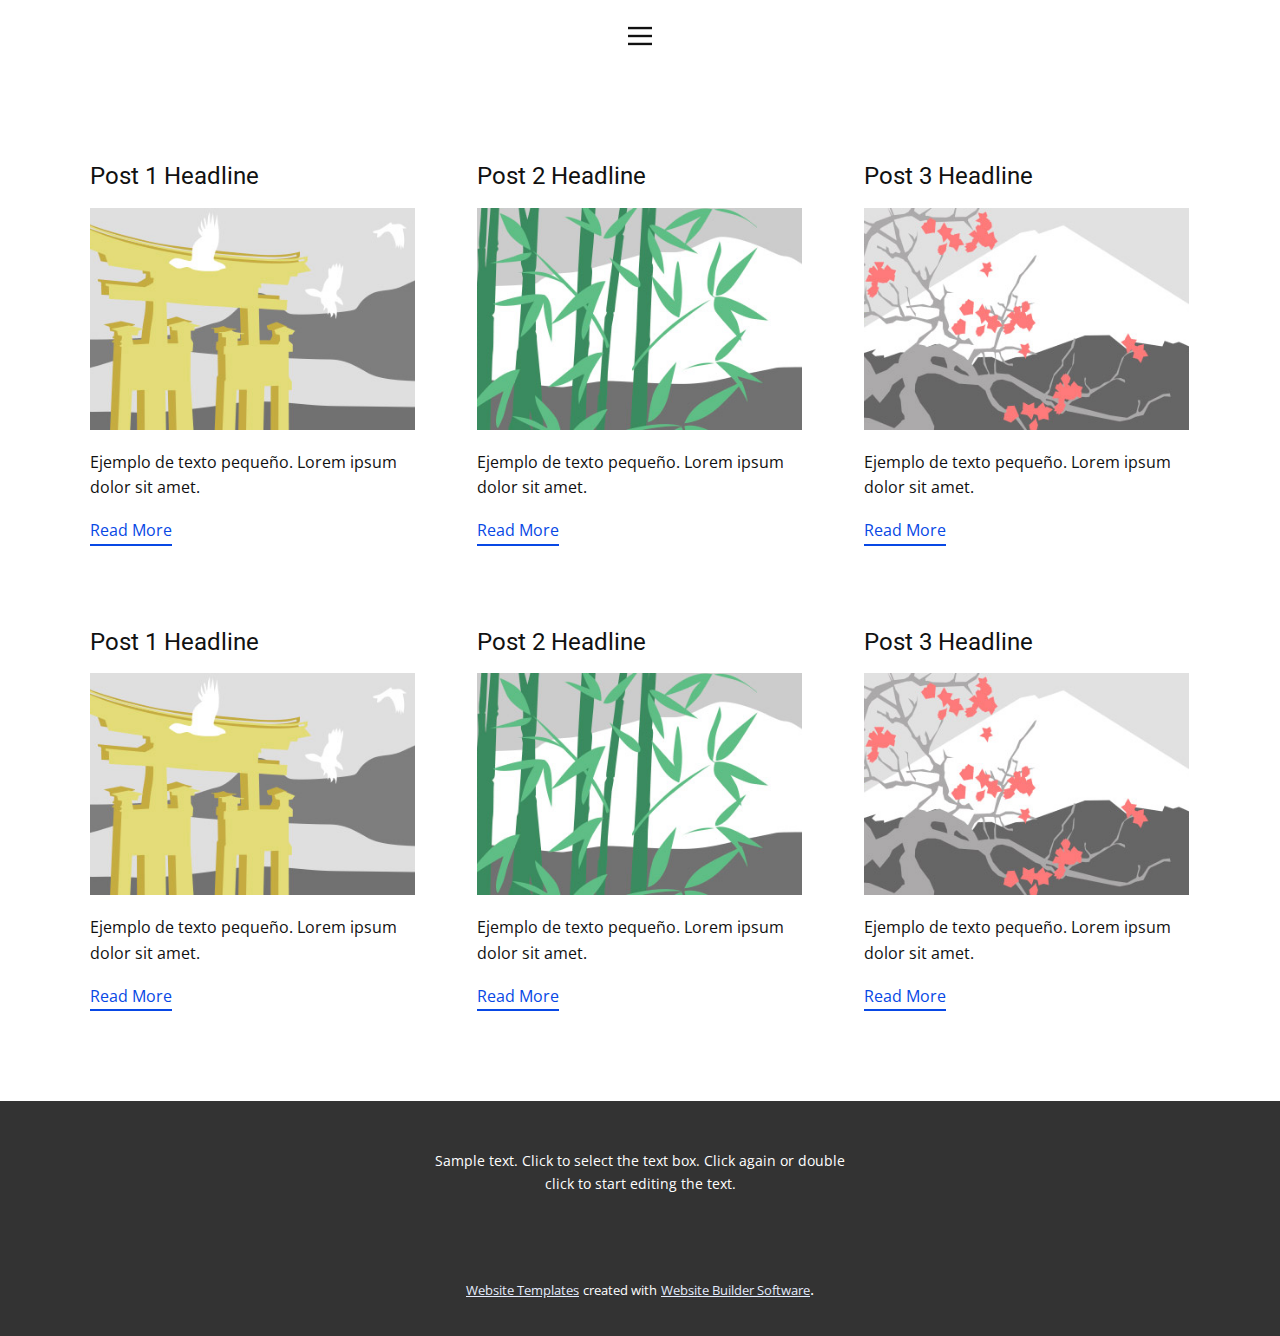
<file: blog/blog.html>
<html style="font-size: 16px;"><head>
    <meta name="viewport" content="width=device-width, initial-scale=1.0">
    <meta charset="utf-8">
    <meta name="keywords" content="">
    <meta name="description" content="">
    <meta name="page_type" content="np-template-header-footer-from-plugin">
    <title>Blog Template</title>
    <link rel="stylesheet" href="../nicepage.css" media="screen">
<link rel="stylesheet" href="../Blog-Template.css" media="screen">
    <script class="u-script" type="text/javascript" src="../jquery.js" defer=""></script>
    <script class="u-script" type="text/javascript" src="../nicepage.js" defer=""></script>
    <meta name="generator" content="Nicepage 4.10.5, nicepage.com">
    <link id="u-theme-google-font" rel="stylesheet" href="https://fonts.googleapis.com/css?family=Roboto:100,100i,300,300i,400,400i,500,500i,700,700i,900,900i|Open+Sans:300,300i,400,400i,500,500i,600,600i,700,700i,800,800i">
    
    
    <script type="application/ld+json">{
		"@context": "http://schema.org",
		"@type": "Organization",
		"name": ""
}</script>
    <meta name="theme-color" content="#0848e5">
  </head>
  <body class="u-body u-xl-mode"><header class="u-clearfix u-header u-header" id="sec-35c2"><div class="u-clearfix u-sheet u-sheet-1">
        <nav class="u-align-left u-menu u-menu-dropdown u-offcanvas u-menu-1" data-responsive-from="XL">
          <div class="menu-collapse">
            <a class="u-button-style u-nav-link" href="#" style="padding: 4px 0px; font-size: calc(1em + 8px);">
              <svg class="u-svg-link" preserveAspectRatio="xMidYMin slice" viewBox="0 0 302 302" style=""><use xmlns:xlink="http://www.w3.org/1999/xlink" xlink:href="#svg-5c50"></use></svg>
              <svg xmlns="http://www.w3.org/2000/svg" xmlns:xlink="http://www.w3.org/1999/xlink" version="1.1" id="svg-5c50" x="0px" y="0px" viewBox="0 0 302 302" style="enable-background:new 0 0 302 302;" xml:space="preserve" class="u-svg-content"><g><rect y="36" width="302" height="30"></rect><rect y="236" width="302" height="30"></rect><rect y="136" width="302" height="30"></rect>
</g><g></g><g></g><g></g><g></g><g></g><g></g><g></g><g></g><g></g><g></g><g></g><g></g><g></g><g></g><g></g></svg>
            </a>
          </div>
          <div class="u-nav-container">
            <ul class="u-nav u-unstyled u-nav-1"><li class="u-nav-item"><a class="u-button-style u-nav-link u-text-active-palette-1-base u-text-hover-palette-2-base" href="../Casa.html" style="padding: 10px 20px;">Casa</a>
</li><li class="u-nav-item"><a class="u-button-style u-nav-link u-text-active-palette-1-base u-text-hover-palette-2-base" href="../About.html" style="padding: 10px 20px;">About</a>
</li><li class="u-nav-item"><a class="u-button-style u-nav-link u-text-active-palette-1-base u-text-hover-palette-2-base" href="../Contact.html" style="padding: 10px 20px;">Contact</a>
</li></ul>
          </div>
          <div class="u-nav-container-collapse">
            <div class="u-align-center u-black u-container-style u-inner-container-layout u-opacity u-opacity-95 u-sidenav">
              <div class="u-inner-container-layout u-sidenav-overflow">
                <div class="u-menu-close"></div>
                <ul class="u-align-center u-nav u-popupmenu-items u-unstyled u-nav-2"><li class="u-nav-item"><a class="u-button-style u-nav-link" href="../Casa.html">Casa</a>
</li><li class="u-nav-item"><a class="u-button-style u-nav-link" href="../About.html">About</a>
</li><li class="u-nav-item"><a class="u-button-style u-nav-link" href="../Contact.html">Contact</a>
</li></ul>
              </div>
            </div>
            <div class="u-black u-menu-overlay u-opacity u-opacity-70"></div>
          </div>
        </nav>
      </div></header>
    <section class="u-clearfix u-section-1" id="sec-056a">
      <div class="u-clearfix u-sheet u-valign-middle u-sheet-1"><!--blog--><!--blog_options_json--><!--{"type":"Recent","source":"","tags":"","count":""}--><!--/blog_options_json-->
        <div class="u-blog u-expanded-width u-repeater u-repeater-1"><!--blog_post-->
          <div class="u-blog-post u-container-style u-repeater-item u-white u-repeater-item-1">
            <div class="u-container-layout u-similar-container u-valign-top u-container-layout-1"><!--blog_post_header-->
              <h4 class="u-blog-control u-text u-text-1">
                <a class="u-post-header-link" href="../blog/enviar-5.html"><!--blog_post_header_content-->Post 1 Headline<!--/blog_post_header_content--></a>
              </h4><!--/blog_post_header--><!--blog_post_image-->
              <a class="u-post-header-link" href="../blog/enviar-5.html"><img alt="" class="u-blog-control u-expanded-width u-image u-image-default u-image-1" src="[data-uri]"></a><!--/blog_post_image--><!--blog_post_content-->
              <div class="u-blog-control u-post-content u-text u-text-2 fr-view">Ejemplo de texto pequeño. Lorem ipsum dolor sit amet.</div><!--/blog_post_content--><!--blog_post_readmore-->
              <a href="../blog/enviar-5.html" class="u-blog-control u-border-2 u-border-palette-1-base u-btn u-btn-rectangle u-button-style u-none u-btn-1"><!--blog_post_readmore_content--><!--options_json--><!--{"content":"Read More","defaultValue":"Lee mas"}--><!--/options_json-->Read More<!--/blog_post_readmore_content--></a><!--/blog_post_readmore-->
            </div>
          </div><div class="u-blog-post u-container-style u-repeater-item u-video-cover u-white">
            <div class="u-container-layout u-similar-container u-valign-top u-container-layout-2"><!--blog_post_header-->
              <h4 class="u-blog-control u-text u-text-3">
                <a class="u-post-header-link" href="../blog/enviar-4.html"><!--blog_post_header_content-->Post 2 Headline<!--/blog_post_header_content--></a>
              </h4><!--/blog_post_header--><!--blog_post_image-->
              <a class="u-post-header-link" href="../blog/enviar-4.html"><img alt="" class="u-blog-control u-expanded-width u-image u-image-default u-image-2" src="[data-uri]"></a><!--/blog_post_image--><!--blog_post_content-->
              <div class="u-blog-control u-post-content u-text u-text-4 fr-view">Ejemplo de texto pequeño. Lorem ipsum dolor sit amet.</div><!--/blog_post_content--><!--blog_post_readmore-->
              <a href="../blog/enviar-4.html" class="u-blog-control u-border-2 u-border-palette-1-base u-btn u-btn-rectangle u-button-style u-none u-btn-2"><!--blog_post_readmore_content--><!--options_json--><!--{"content":"Read More","defaultValue":"Lee mas"}--><!--/options_json-->Read More<!--/blog_post_readmore_content--></a><!--/blog_post_readmore-->
            </div>
          </div><div class="u-blog-post u-container-style u-repeater-item u-video-cover u-white">
            <div class="u-container-layout u-similar-container u-valign-top u-container-layout-3"><!--blog_post_header-->
              <h4 class="u-blog-control u-text u-text-5">
                <a class="u-post-header-link" href="../blog/enviar-3.html"><!--blog_post_header_content-->Post 3 Headline<!--/blog_post_header_content--></a>
              </h4><!--/blog_post_header--><!--blog_post_image-->
              <a class="u-post-header-link" href="../blog/enviar-3.html"><img alt="" class="u-blog-control u-expanded-width u-image u-image-default u-image-3" src="[data-uri]"></a><!--/blog_post_image--><!--blog_post_content-->
              <div class="u-blog-control u-post-content u-text u-text-6 fr-view">Ejemplo de texto pequeño. Lorem ipsum dolor sit amet.</div><!--/blog_post_content--><!--blog_post_readmore-->
              <a href="../blog/enviar-3.html" class="u-blog-control u-border-2 u-border-palette-1-base u-btn u-btn-rectangle u-button-style u-none u-btn-3"><!--blog_post_readmore_content--><!--options_json--><!--{"content":"Read More","defaultValue":"Lee mas"}--><!--/options_json-->Read More<!--/blog_post_readmore_content--></a><!--/blog_post_readmore-->
            </div>
          </div><div class="u-blog-post u-container-style u-repeater-item u-white u-repeater-item-1">
            <div class="u-container-layout u-similar-container u-valign-top u-container-layout-1"><!--blog_post_header-->
              <h4 class="u-blog-control u-text u-text-1">
                <a class="u-post-header-link" href="../blog/enviar-2.html"><!--blog_post_header_content-->Post 1 Headline<!--/blog_post_header_content--></a>
              </h4><!--/blog_post_header--><!--blog_post_image-->
              <a class="u-post-header-link" href="../blog/enviar-2.html"><img alt="" class="u-blog-control u-expanded-width u-image u-image-default u-image-1" src="[data-uri]"></a><!--/blog_post_image--><!--blog_post_content-->
              <div class="u-blog-control u-post-content u-text u-text-2 fr-view">Ejemplo de texto pequeño. Lorem ipsum dolor sit amet.</div><!--/blog_post_content--><!--blog_post_readmore-->
              <a href="../blog/enviar-2.html" class="u-blog-control u-border-2 u-border-palette-1-base u-btn u-btn-rectangle u-button-style u-none u-btn-1"><!--blog_post_readmore_content--><!--options_json--><!--{"content":"Read More","defaultValue":"Lee mas"}--><!--/options_json-->Read More<!--/blog_post_readmore_content--></a><!--/blog_post_readmore-->
            </div>
          </div><div class="u-blog-post u-container-style u-repeater-item u-video-cover u-white">
            <div class="u-container-layout u-similar-container u-valign-top u-container-layout-2"><!--blog_post_header-->
              <h4 class="u-blog-control u-text u-text-3">
                <a class="u-post-header-link" href="../blog/enviar-1.html"><!--blog_post_header_content-->Post 2 Headline<!--/blog_post_header_content--></a>
              </h4><!--/blog_post_header--><!--blog_post_image-->
              <a class="u-post-header-link" href="../blog/enviar-1.html"><img alt="" class="u-blog-control u-expanded-width u-image u-image-default u-image-2" src="[data-uri]"></a><!--/blog_post_image--><!--blog_post_content-->
              <div class="u-blog-control u-post-content u-text u-text-4 fr-view">Ejemplo de texto pequeño. Lorem ipsum dolor sit amet.</div><!--/blog_post_content--><!--blog_post_readmore-->
              <a href="../blog/enviar-1.html" class="u-blog-control u-border-2 u-border-palette-1-base u-btn u-btn-rectangle u-button-style u-none u-btn-2"><!--blog_post_readmore_content--><!--options_json--><!--{"content":"Read More","defaultValue":"Lee mas"}--><!--/options_json-->Read More<!--/blog_post_readmore_content--></a><!--/blog_post_readmore-->
            </div>
          </div><div class="u-blog-post u-container-style u-repeater-item u-video-cover u-white">
            <div class="u-container-layout u-similar-container u-valign-top u-container-layout-3"><!--blog_post_header-->
              <h4 class="u-blog-control u-text u-text-5">
                <a class="u-post-header-link" href="../blog/enviar.html"><!--blog_post_header_content-->Post 3 Headline<!--/blog_post_header_content--></a>
              </h4><!--/blog_post_header--><!--blog_post_image-->
              <a class="u-post-header-link" href="../blog/enviar.html"><img alt="" class="u-blog-control u-expanded-width u-image u-image-default u-image-3" src="[data-uri]"></a><!--/blog_post_image--><!--blog_post_content-->
              <div class="u-blog-control u-post-content u-text u-text-6 fr-view">Ejemplo de texto pequeño. Lorem ipsum dolor sit amet.</div><!--/blog_post_content--><!--blog_post_readmore-->
              <a href="../blog/enviar.html" class="u-blog-control u-border-2 u-border-palette-1-base u-btn u-btn-rectangle u-button-style u-none u-btn-3"><!--blog_post_readmore_content--><!--options_json--><!--{"content":"Read More","defaultValue":"Lee mas"}--><!--/options_json-->Read More<!--/blog_post_readmore_content--></a><!--/blog_post_readmore-->
            </div>
          </div><!--/blog_post--><!--blog_post-->
          <!--/blog_post--><!--blog_post-->
          <!--/blog_post-->
        </div><!--/blog-->
      </div>
    </section>
    
    
    <footer class="u-align-center u-clearfix u-footer u-grey-80 u-footer" id="sec-0d5c"><div class="u-clearfix u-sheet u-sheet-1">
        <p class="u-small-text u-text u-text-variant u-text-1">Sample text. Click to select the text box. Click again or double click to start editing the text.</p>
      </div></footer>
    <section class="u-backlink u-clearfix u-grey-80">
      <a class="u-link" href="https://nicepage.com/website-templates" target="_blank">
        <span>Website Templates</span>
      </a>
      <p class="u-text">
        <span>created with</span>
      </p>
      <a class="u-link" href="" target="_blank">
        <span>Website Builder Software</span>
      </a>. 
    </section>
  
</body></html>
</file>
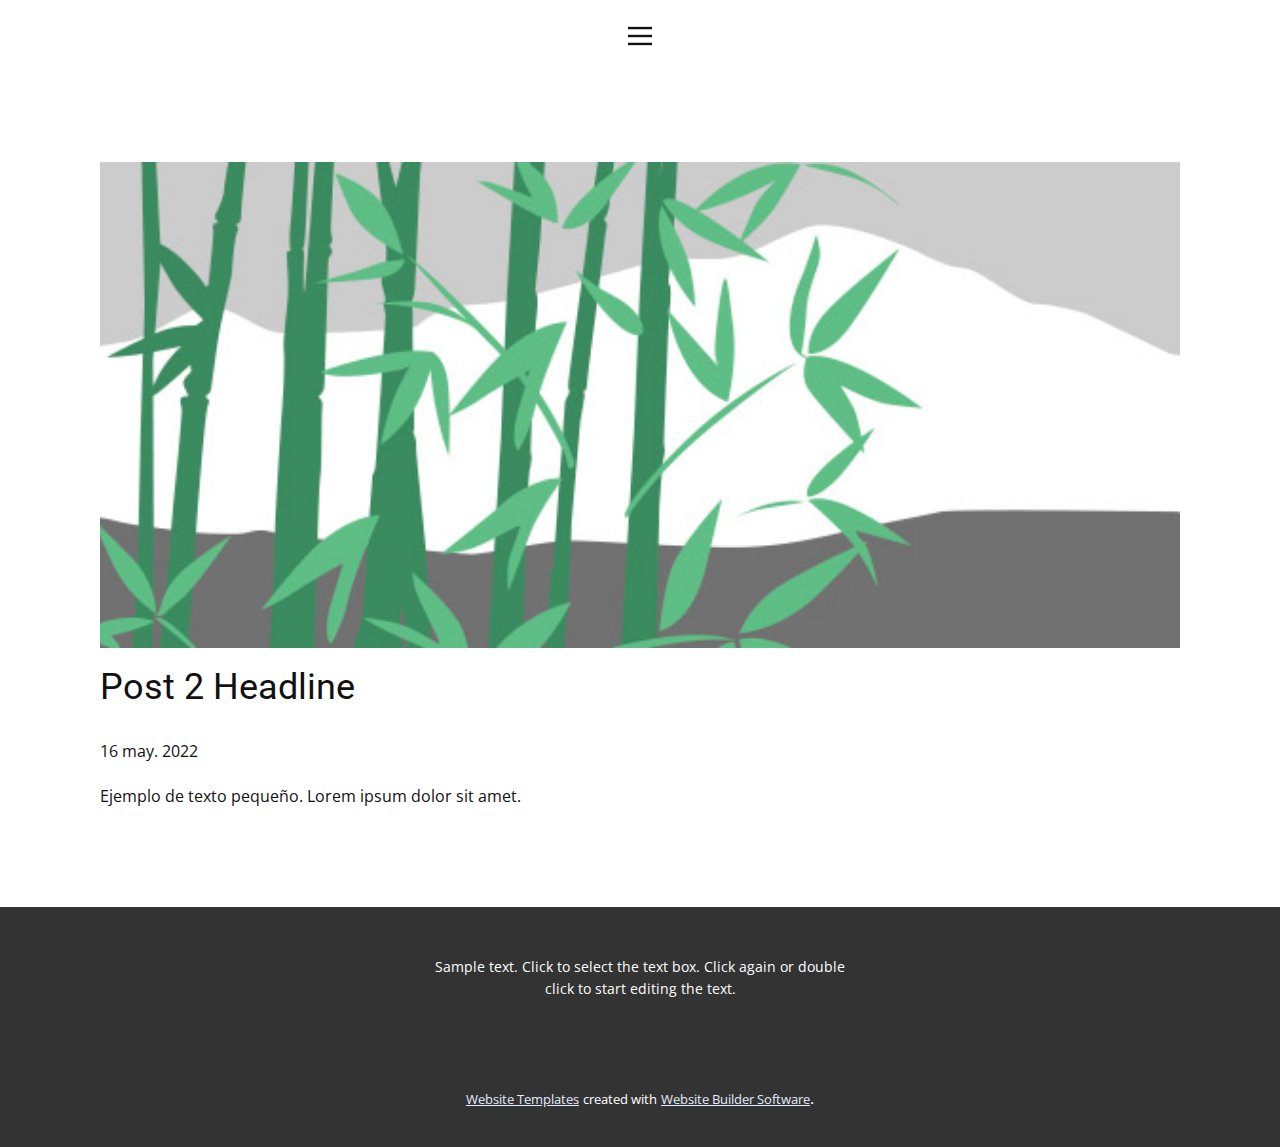
<file: blog/enviar-1.html>
<!doctype html>
<html style="font-size: 16px;"><head>
    <meta name="viewport" content="width=device-width, initial-scale=1.0">
    <meta charset="utf-8">
    <meta name="keywords" content="Post 1 Headline">
    <meta name="description" content="">
    <meta name="page_type" content="np-template-header-footer-from-plugin">
    <title>Post 2 Headline</title>
    <link rel="stylesheet" href="../nicepage.css" media="screen">
<link rel="stylesheet" href="../Post-Template.css" media="screen">
    <script class="u-script" type="text/javascript" src="../jquery.js" defer=""></script>
    <script class="u-script" type="text/javascript" src="../nicepage.js" defer=""></script>
    <meta name="generator" content="Nicepage 4.10.5, nicepage.com">
    <link id="u-theme-google-font" rel="stylesheet" href="https://fonts.googleapis.com/css?family=Roboto:100,100i,300,300i,400,400i,500,500i,700,700i,900,900i|Open+Sans:300,300i,400,400i,500,500i,600,600i,700,700i,800,800i">
    
    
    <script type="application/ld+json">{
		"@context": "http://schema.org",
		"@type": "Organization",
		"name": ""
}</script>
    <meta name="theme-color" content="#0848e5">
  </head>
  <body class="u-body u-xl-mode"><header class="u-clearfix u-header u-header" id="sec-35c2"><div class="u-clearfix u-sheet u-sheet-1">
        <nav class="u-align-left u-menu u-menu-dropdown u-offcanvas u-menu-1" data-responsive-from="XL">
          <div class="menu-collapse">
            <a class="u-button-style u-nav-link" href="#" style="padding: 4px 0px; font-size: calc(1em + 8px);">
              <svg class="u-svg-link" preserveAspectRatio="xMidYMin slice" viewBox="0 0 302 302" style=""><use xmlns:xlink="http://www.w3.org/1999/xlink" xlink:href="#svg-5c50"></use></svg>
              <svg xmlns="http://www.w3.org/2000/svg" xmlns:xlink="http://www.w3.org/1999/xlink" version="1.1" id="svg-5c50" x="0px" y="0px" viewBox="0 0 302 302" style="enable-background:new 0 0 302 302;" xml:space="preserve" class="u-svg-content"><g><rect y="36" width="302" height="30"></rect><rect y="236" width="302" height="30"></rect><rect y="136" width="302" height="30"></rect>
</g><g></g><g></g><g></g><g></g><g></g><g></g><g></g><g></g><g></g><g></g><g></g><g></g><g></g><g></g><g></g></svg>
            </a>
          </div>
          <div class="u-nav-container">
            <ul class="u-nav u-unstyled u-nav-1"><li class="u-nav-item"><a class="u-button-style u-nav-link u-text-active-palette-1-base u-text-hover-palette-2-base" href="../Casa.html" style="padding: 10px 20px;">Casa</a>
</li><li class="u-nav-item"><a class="u-button-style u-nav-link u-text-active-palette-1-base u-text-hover-palette-2-base" href="../About.html" style="padding: 10px 20px;">About</a>
</li><li class="u-nav-item"><a class="u-button-style u-nav-link u-text-active-palette-1-base u-text-hover-palette-2-base" href="../Contact.html" style="padding: 10px 20px;">Contact</a>
</li></ul>
          </div>
          <div class="u-nav-container-collapse">
            <div class="u-align-center u-black u-container-style u-inner-container-layout u-opacity u-opacity-95 u-sidenav">
              <div class="u-inner-container-layout u-sidenav-overflow">
                <div class="u-menu-close"></div>
                <ul class="u-align-center u-nav u-popupmenu-items u-unstyled u-nav-2"><li class="u-nav-item"><a class="u-button-style u-nav-link" href="../Casa.html">Casa</a>
</li><li class="u-nav-item"><a class="u-button-style u-nav-link" href="../About.html">About</a>
</li><li class="u-nav-item"><a class="u-button-style u-nav-link" href="../Contact.html">Contact</a>
</li></ul>
              </div>
            </div>
            <div class="u-black u-menu-overlay u-opacity u-opacity-70"></div>
          </div>
        </nav>
      </div></header>
    <section class="u-align-center u-clearfix u-section-1" id="sec-6802">
      <div class="u-clearfix u-sheet u-valign-middle-md u-valign-middle-sm u-valign-middle-xs u-sheet-1"><!--post_details--><!--post_details_options_json--><!--{"source":""}--><!--/post_details_options_json--><!--blog_post-->
        <div class="u-container-style u-expanded-width u-post-details u-post-details-1">
          <div class="u-container-layout u-valign-middle u-container-layout-1"><!--blog_post_image-->
            <img alt="" class="u-blog-control u-expanded-width u-image u-image-default u-image-1" src="[data-uri]"><!--/blog_post_image--><!--blog_post_header-->
            <h2 class="u-blog-control u-text u-text-1">Post 2 Headline</h2><!--/blog_post_header--><!--blog_post_metadata-->
            <div class="u-blog-control u-metadata u-metadata-1"><!--blog_post_metadata_date-->
              <span class="u-meta-date u-meta-icon">16 may. 2022</span><!--/blog_post_metadata_date--><!--blog_post_metadata_category-->
              <!--/blog_post_metadata_category--><!--blog_post_metadata_comments-->
              <!--/blog_post_metadata_comments-->
            </div><!--/blog_post_metadata--><!--blog_post_content-->
            <div class="u-align-justify u-blog-control u-post-content u-text u-text-2 fr-view">
  Ejemplo de texto pequeño. Lorem ipsum dolor sit amet.
  </div><!--/blog_post_content-->
          </div>
        </div><!--/blog_post--><!--/post_details-->
      </div>
    </section>
    
    
    <footer class="u-align-center u-clearfix u-footer u-grey-80 u-footer" id="sec-0d5c"><div class="u-clearfix u-sheet u-sheet-1">
        <p class="u-small-text u-text u-text-variant u-text-1">Sample text. Click to select the text box. Click again or double click to start editing the text.</p>
      </div></footer>
    <section class="u-backlink u-clearfix u-grey-80">
      <a class="u-link" href="https://nicepage.com/website-templates" target="_blank">
        <span>Website Templates</span>
      </a>
      <p class="u-text">
        <span>created with</span>
      </p>
      <a class="u-link" href="" target="_blank">
        <span>Website Builder Software</span>
      </a>. 
    </section>
  
</body></html>
</file>
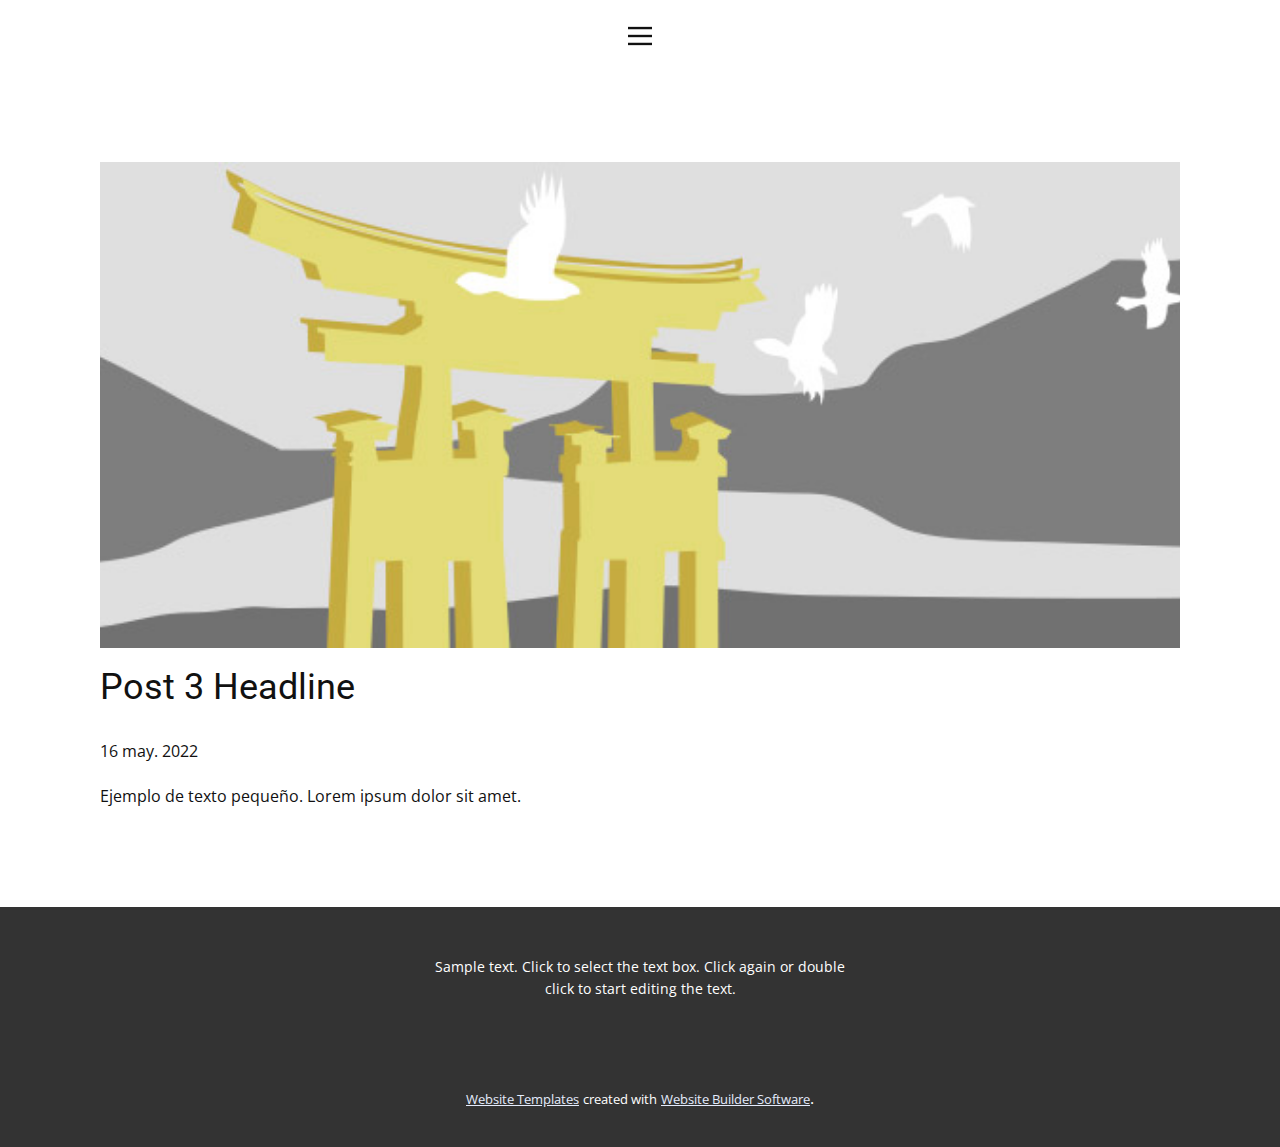
<file: blog/enviar-2.html>
<!doctype html>
<html style="font-size: 16px;"><head>
    <meta name="viewport" content="width=device-width, initial-scale=1.0">
    <meta charset="utf-8">
    <meta name="keywords" content="Post 1 Headline">
    <meta name="description" content="">
    <meta name="page_type" content="np-template-header-footer-from-plugin">
    <title>Post 3 Headline</title>
    <link rel="stylesheet" href="../nicepage.css" media="screen">
<link rel="stylesheet" href="../Post-Template.css" media="screen">
    <script class="u-script" type="text/javascript" src="../jquery.js" defer=""></script>
    <script class="u-script" type="text/javascript" src="../nicepage.js" defer=""></script>
    <meta name="generator" content="Nicepage 4.10.5, nicepage.com">
    <link id="u-theme-google-font" rel="stylesheet" href="https://fonts.googleapis.com/css?family=Roboto:100,100i,300,300i,400,400i,500,500i,700,700i,900,900i|Open+Sans:300,300i,400,400i,500,500i,600,600i,700,700i,800,800i">
    
    
    <script type="application/ld+json">{
		"@context": "http://schema.org",
		"@type": "Organization",
		"name": ""
}</script>
    <meta name="theme-color" content="#0848e5">
  </head>
  <body class="u-body u-xl-mode"><header class="u-clearfix u-header u-header" id="sec-35c2"><div class="u-clearfix u-sheet u-sheet-1">
        <nav class="u-align-left u-menu u-menu-dropdown u-offcanvas u-menu-1" data-responsive-from="XL">
          <div class="menu-collapse">
            <a class="u-button-style u-nav-link" href="#" style="padding: 4px 0px; font-size: calc(1em + 8px);">
              <svg class="u-svg-link" preserveAspectRatio="xMidYMin slice" viewBox="0 0 302 302" style=""><use xmlns:xlink="http://www.w3.org/1999/xlink" xlink:href="#svg-5c50"></use></svg>
              <svg xmlns="http://www.w3.org/2000/svg" xmlns:xlink="http://www.w3.org/1999/xlink" version="1.1" id="svg-5c50" x="0px" y="0px" viewBox="0 0 302 302" style="enable-background:new 0 0 302 302;" xml:space="preserve" class="u-svg-content"><g><rect y="36" width="302" height="30"></rect><rect y="236" width="302" height="30"></rect><rect y="136" width="302" height="30"></rect>
</g><g></g><g></g><g></g><g></g><g></g><g></g><g></g><g></g><g></g><g></g><g></g><g></g><g></g><g></g><g></g></svg>
            </a>
          </div>
          <div class="u-nav-container">
            <ul class="u-nav u-unstyled u-nav-1"><li class="u-nav-item"><a class="u-button-style u-nav-link u-text-active-palette-1-base u-text-hover-palette-2-base" href="../Casa.html" style="padding: 10px 20px;">Casa</a>
</li><li class="u-nav-item"><a class="u-button-style u-nav-link u-text-active-palette-1-base u-text-hover-palette-2-base" href="../About.html" style="padding: 10px 20px;">About</a>
</li><li class="u-nav-item"><a class="u-button-style u-nav-link u-text-active-palette-1-base u-text-hover-palette-2-base" href="../Contact.html" style="padding: 10px 20px;">Contact</a>
</li></ul>
          </div>
          <div class="u-nav-container-collapse">
            <div class="u-align-center u-black u-container-style u-inner-container-layout u-opacity u-opacity-95 u-sidenav">
              <div class="u-inner-container-layout u-sidenav-overflow">
                <div class="u-menu-close"></div>
                <ul class="u-align-center u-nav u-popupmenu-items u-unstyled u-nav-2"><li class="u-nav-item"><a class="u-button-style u-nav-link" href="../Casa.html">Casa</a>
</li><li class="u-nav-item"><a class="u-button-style u-nav-link" href="../About.html">About</a>
</li><li class="u-nav-item"><a class="u-button-style u-nav-link" href="../Contact.html">Contact</a>
</li></ul>
              </div>
            </div>
            <div class="u-black u-menu-overlay u-opacity u-opacity-70"></div>
          </div>
        </nav>
      </div></header>
    <section class="u-align-center u-clearfix u-section-1" id="sec-6802">
      <div class="u-clearfix u-sheet u-valign-middle-md u-valign-middle-sm u-valign-middle-xs u-sheet-1"><!--post_details--><!--post_details_options_json--><!--{"source":""}--><!--/post_details_options_json--><!--blog_post-->
        <div class="u-container-style u-expanded-width u-post-details u-post-details-1">
          <div class="u-container-layout u-valign-middle u-container-layout-1"><!--blog_post_image-->
            <img alt="" class="u-blog-control u-expanded-width u-image u-image-default u-image-1" src="[data-uri]"><!--/blog_post_image--><!--blog_post_header-->
            <h2 class="u-blog-control u-text u-text-1">Post 3 Headline</h2><!--/blog_post_header--><!--blog_post_metadata-->
            <div class="u-blog-control u-metadata u-metadata-1"><!--blog_post_metadata_date-->
              <span class="u-meta-date u-meta-icon">16 may. 2022</span><!--/blog_post_metadata_date--><!--blog_post_metadata_category-->
              <!--/blog_post_metadata_category--><!--blog_post_metadata_comments-->
              <!--/blog_post_metadata_comments-->
            </div><!--/blog_post_metadata--><!--blog_post_content-->
            <div class="u-align-justify u-blog-control u-post-content u-text u-text-2 fr-view">
  Ejemplo de texto pequeño. Lorem ipsum dolor sit amet.
  </div><!--/blog_post_content-->
          </div>
        </div><!--/blog_post--><!--/post_details-->
      </div>
    </section>
    
    
    <footer class="u-align-center u-clearfix u-footer u-grey-80 u-footer" id="sec-0d5c"><div class="u-clearfix u-sheet u-sheet-1">
        <p class="u-small-text u-text u-text-variant u-text-1">Sample text. Click to select the text box. Click again or double click to start editing the text.</p>
      </div></footer>
    <section class="u-backlink u-clearfix u-grey-80">
      <a class="u-link" href="https://nicepage.com/website-templates" target="_blank">
        <span>Website Templates</span>
      </a>
      <p class="u-text">
        <span>created with</span>
      </p>
      <a class="u-link" href="" target="_blank">
        <span>Website Builder Software</span>
      </a>. 
    </section>
  
</body></html>
</file>
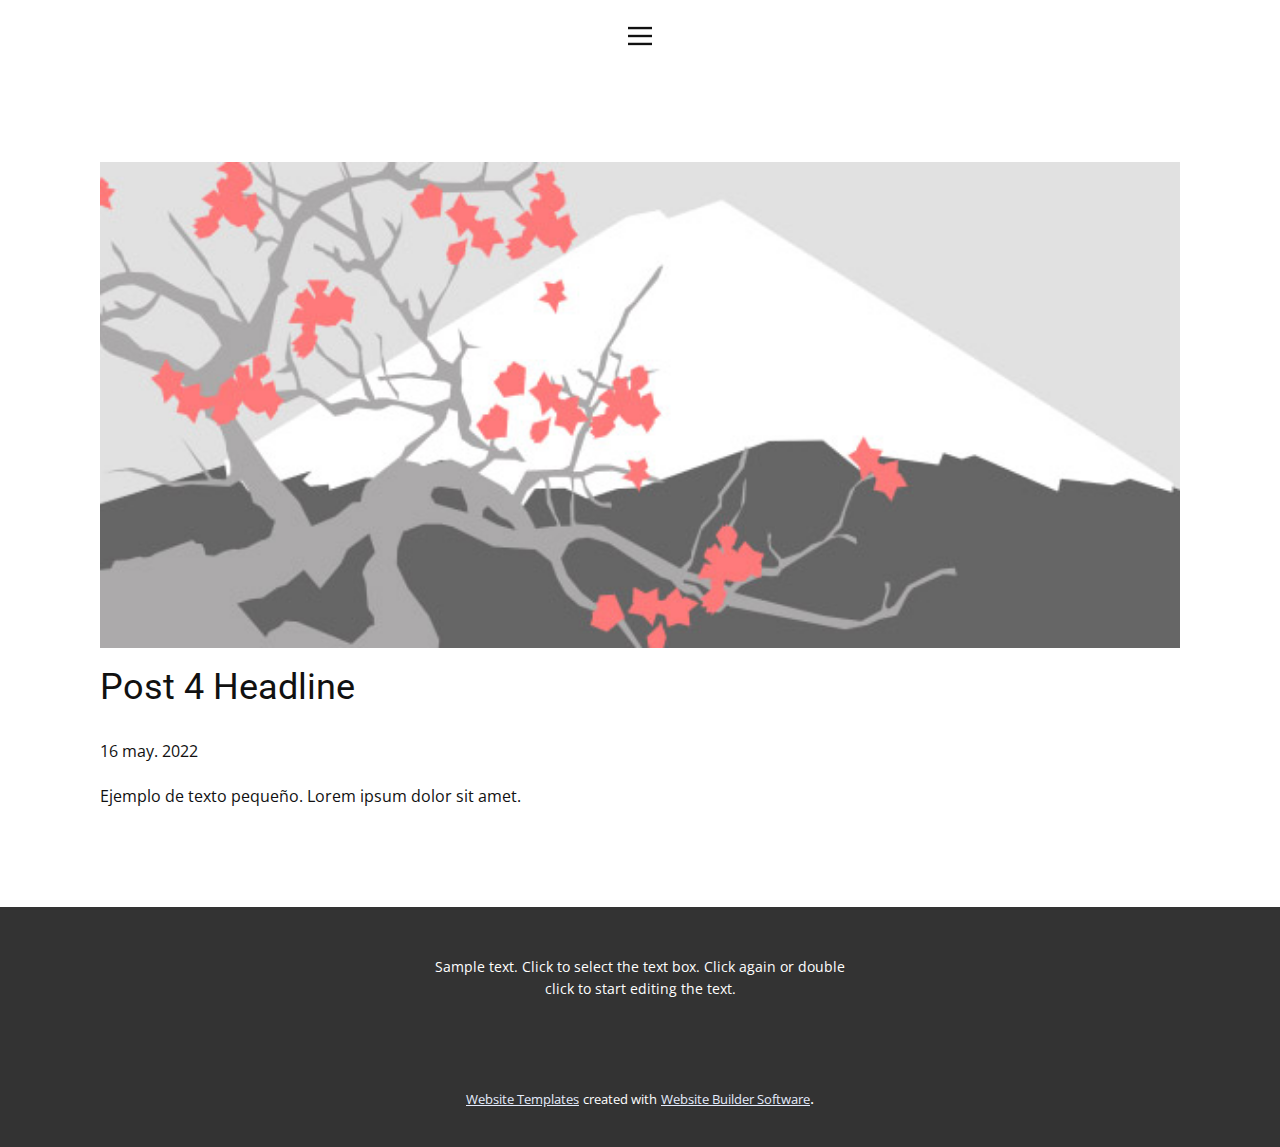
<file: blog/enviar-3.html>
<!doctype html>
<html style="font-size: 16px;"><head>
    <meta name="viewport" content="width=device-width, initial-scale=1.0">
    <meta charset="utf-8">
    <meta name="keywords" content="Post 1 Headline">
    <meta name="description" content="">
    <meta name="page_type" content="np-template-header-footer-from-plugin">
    <title>Post 4 Headline</title>
    <link rel="stylesheet" href="../nicepage.css" media="screen">
<link rel="stylesheet" href="../Post-Template.css" media="screen">
    <script class="u-script" type="text/javascript" src="../jquery.js" defer=""></script>
    <script class="u-script" type="text/javascript" src="../nicepage.js" defer=""></script>
    <meta name="generator" content="Nicepage 4.10.5, nicepage.com">
    <link id="u-theme-google-font" rel="stylesheet" href="https://fonts.googleapis.com/css?family=Roboto:100,100i,300,300i,400,400i,500,500i,700,700i,900,900i|Open+Sans:300,300i,400,400i,500,500i,600,600i,700,700i,800,800i">
    
    
    <script type="application/ld+json">{
		"@context": "http://schema.org",
		"@type": "Organization",
		"name": ""
}</script>
    <meta name="theme-color" content="#0848e5">
  </head>
  <body class="u-body u-xl-mode"><header class="u-clearfix u-header u-header" id="sec-35c2"><div class="u-clearfix u-sheet u-sheet-1">
        <nav class="u-align-left u-menu u-menu-dropdown u-offcanvas u-menu-1" data-responsive-from="XL">
          <div class="menu-collapse">
            <a class="u-button-style u-nav-link" href="#" style="padding: 4px 0px; font-size: calc(1em + 8px);">
              <svg class="u-svg-link" preserveAspectRatio="xMidYMin slice" viewBox="0 0 302 302" style=""><use xmlns:xlink="http://www.w3.org/1999/xlink" xlink:href="#svg-5c50"></use></svg>
              <svg xmlns="http://www.w3.org/2000/svg" xmlns:xlink="http://www.w3.org/1999/xlink" version="1.1" id="svg-5c50" x="0px" y="0px" viewBox="0 0 302 302" style="enable-background:new 0 0 302 302;" xml:space="preserve" class="u-svg-content"><g><rect y="36" width="302" height="30"></rect><rect y="236" width="302" height="30"></rect><rect y="136" width="302" height="30"></rect>
</g><g></g><g></g><g></g><g></g><g></g><g></g><g></g><g></g><g></g><g></g><g></g><g></g><g></g><g></g><g></g></svg>
            </a>
          </div>
          <div class="u-nav-container">
            <ul class="u-nav u-unstyled u-nav-1"><li class="u-nav-item"><a class="u-button-style u-nav-link u-text-active-palette-1-base u-text-hover-palette-2-base" href="../Casa.html" style="padding: 10px 20px;">Casa</a>
</li><li class="u-nav-item"><a class="u-button-style u-nav-link u-text-active-palette-1-base u-text-hover-palette-2-base" href="../About.html" style="padding: 10px 20px;">About</a>
</li><li class="u-nav-item"><a class="u-button-style u-nav-link u-text-active-palette-1-base u-text-hover-palette-2-base" href="../Contact.html" style="padding: 10px 20px;">Contact</a>
</li></ul>
          </div>
          <div class="u-nav-container-collapse">
            <div class="u-align-center u-black u-container-style u-inner-container-layout u-opacity u-opacity-95 u-sidenav">
              <div class="u-inner-container-layout u-sidenav-overflow">
                <div class="u-menu-close"></div>
                <ul class="u-align-center u-nav u-popupmenu-items u-unstyled u-nav-2"><li class="u-nav-item"><a class="u-button-style u-nav-link" href="../Casa.html">Casa</a>
</li><li class="u-nav-item"><a class="u-button-style u-nav-link" href="../About.html">About</a>
</li><li class="u-nav-item"><a class="u-button-style u-nav-link" href="../Contact.html">Contact</a>
</li></ul>
              </div>
            </div>
            <div class="u-black u-menu-overlay u-opacity u-opacity-70"></div>
          </div>
        </nav>
      </div></header>
    <section class="u-align-center u-clearfix u-section-1" id="sec-6802">
      <div class="u-clearfix u-sheet u-valign-middle-md u-valign-middle-sm u-valign-middle-xs u-sheet-1"><!--post_details--><!--post_details_options_json--><!--{"source":""}--><!--/post_details_options_json--><!--blog_post-->
        <div class="u-container-style u-expanded-width u-post-details u-post-details-1">
          <div class="u-container-layout u-valign-middle u-container-layout-1"><!--blog_post_image-->
            <img alt="" class="u-blog-control u-expanded-width u-image u-image-default u-image-1" src="[data-uri]"><!--/blog_post_image--><!--blog_post_header-->
            <h2 class="u-blog-control u-text u-text-1">Post 4 Headline</h2><!--/blog_post_header--><!--blog_post_metadata-->
            <div class="u-blog-control u-metadata u-metadata-1"><!--blog_post_metadata_date-->
              <span class="u-meta-date u-meta-icon">16 may. 2022</span><!--/blog_post_metadata_date--><!--blog_post_metadata_category-->
              <!--/blog_post_metadata_category--><!--blog_post_metadata_comments-->
              <!--/blog_post_metadata_comments-->
            </div><!--/blog_post_metadata--><!--blog_post_content-->
            <div class="u-align-justify u-blog-control u-post-content u-text u-text-2 fr-view">
  Ejemplo de texto pequeño. Lorem ipsum dolor sit amet.
  </div><!--/blog_post_content-->
          </div>
        </div><!--/blog_post--><!--/post_details-->
      </div>
    </section>
    
    
    <footer class="u-align-center u-clearfix u-footer u-grey-80 u-footer" id="sec-0d5c"><div class="u-clearfix u-sheet u-sheet-1">
        <p class="u-small-text u-text u-text-variant u-text-1">Sample text. Click to select the text box. Click again or double click to start editing the text.</p>
      </div></footer>
    <section class="u-backlink u-clearfix u-grey-80">
      <a class="u-link" href="https://nicepage.com/website-templates" target="_blank">
        <span>Website Templates</span>
      </a>
      <p class="u-text">
        <span>created with</span>
      </p>
      <a class="u-link" href="" target="_blank">
        <span>Website Builder Software</span>
      </a>. 
    </section>
  
</body></html>
</file>
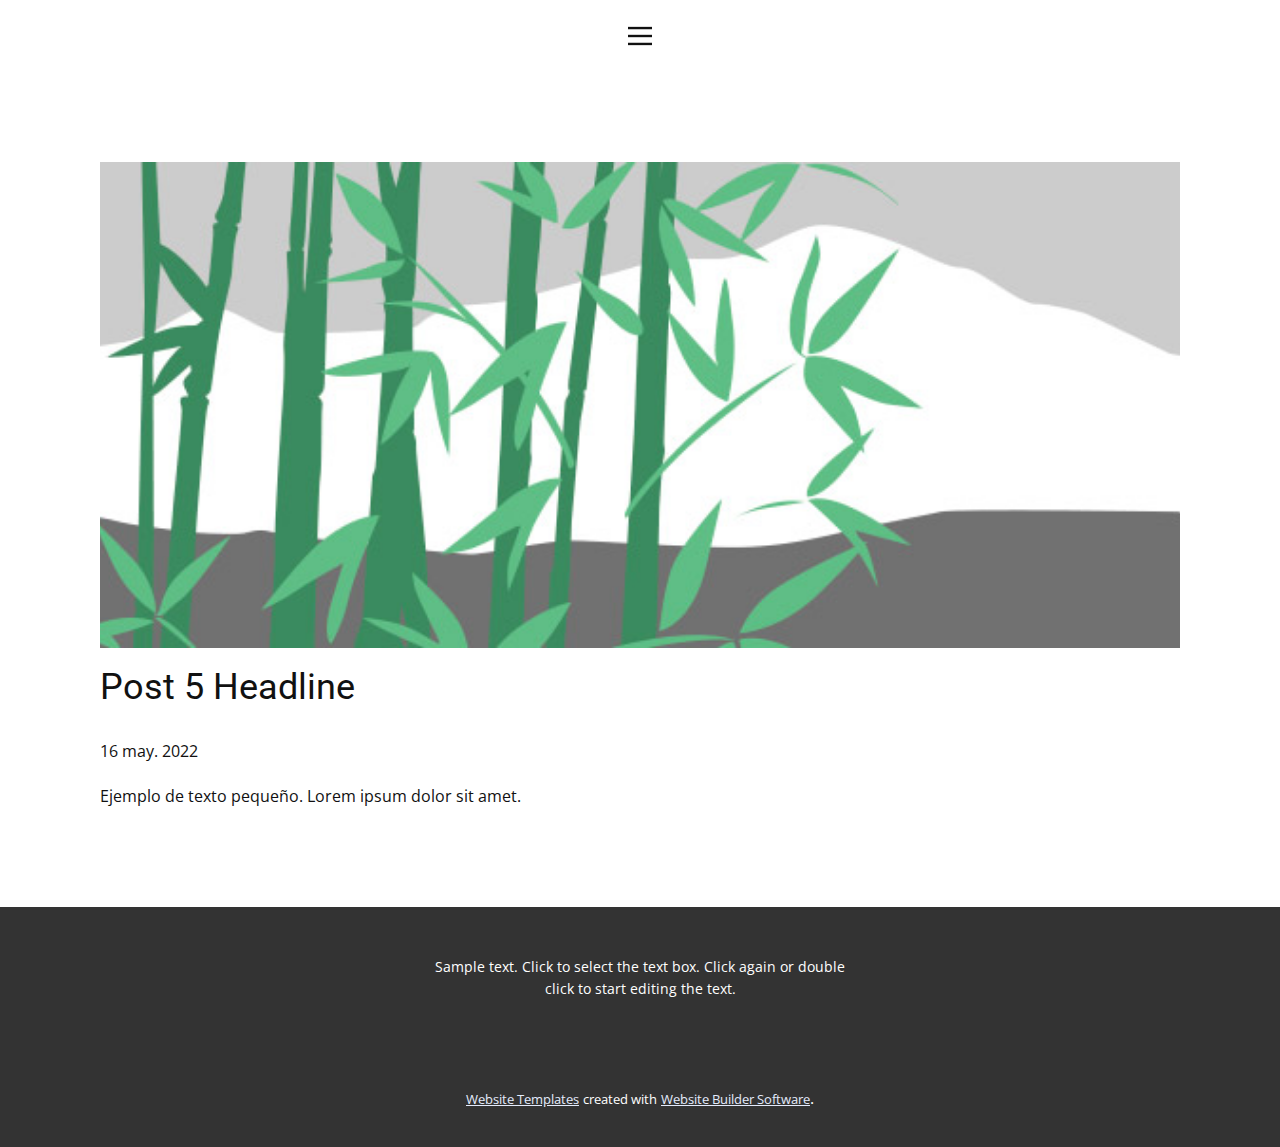
<file: blog/enviar-4.html>
<!doctype html>
<html style="font-size: 16px;"><head>
    <meta name="viewport" content="width=device-width, initial-scale=1.0">
    <meta charset="utf-8">
    <meta name="keywords" content="Post 1 Headline">
    <meta name="description" content="">
    <meta name="page_type" content="np-template-header-footer-from-plugin">
    <title>Post 5 Headline</title>
    <link rel="stylesheet" href="../nicepage.css" media="screen">
<link rel="stylesheet" href="../Post-Template.css" media="screen">
    <script class="u-script" type="text/javascript" src="../jquery.js" defer=""></script>
    <script class="u-script" type="text/javascript" src="../nicepage.js" defer=""></script>
    <meta name="generator" content="Nicepage 4.10.5, nicepage.com">
    <link id="u-theme-google-font" rel="stylesheet" href="https://fonts.googleapis.com/css?family=Roboto:100,100i,300,300i,400,400i,500,500i,700,700i,900,900i|Open+Sans:300,300i,400,400i,500,500i,600,600i,700,700i,800,800i">
    
    
    <script type="application/ld+json">{
		"@context": "http://schema.org",
		"@type": "Organization",
		"name": ""
}</script>
    <meta name="theme-color" content="#0848e5">
  </head>
  <body class="u-body u-xl-mode"><header class="u-clearfix u-header u-header" id="sec-35c2"><div class="u-clearfix u-sheet u-sheet-1">
        <nav class="u-align-left u-menu u-menu-dropdown u-offcanvas u-menu-1" data-responsive-from="XL">
          <div class="menu-collapse">
            <a class="u-button-style u-nav-link" href="#" style="padding: 4px 0px; font-size: calc(1em + 8px);">
              <svg class="u-svg-link" preserveAspectRatio="xMidYMin slice" viewBox="0 0 302 302" style=""><use xmlns:xlink="http://www.w3.org/1999/xlink" xlink:href="#svg-5c50"></use></svg>
              <svg xmlns="http://www.w3.org/2000/svg" xmlns:xlink="http://www.w3.org/1999/xlink" version="1.1" id="svg-5c50" x="0px" y="0px" viewBox="0 0 302 302" style="enable-background:new 0 0 302 302;" xml:space="preserve" class="u-svg-content"><g><rect y="36" width="302" height="30"></rect><rect y="236" width="302" height="30"></rect><rect y="136" width="302" height="30"></rect>
</g><g></g><g></g><g></g><g></g><g></g><g></g><g></g><g></g><g></g><g></g><g></g><g></g><g></g><g></g><g></g></svg>
            </a>
          </div>
          <div class="u-nav-container">
            <ul class="u-nav u-unstyled u-nav-1"><li class="u-nav-item"><a class="u-button-style u-nav-link u-text-active-palette-1-base u-text-hover-palette-2-base" href="../Casa.html" style="padding: 10px 20px;">Casa</a>
</li><li class="u-nav-item"><a class="u-button-style u-nav-link u-text-active-palette-1-base u-text-hover-palette-2-base" href="../About.html" style="padding: 10px 20px;">About</a>
</li><li class="u-nav-item"><a class="u-button-style u-nav-link u-text-active-palette-1-base u-text-hover-palette-2-base" href="../Contact.html" style="padding: 10px 20px;">Contact</a>
</li></ul>
          </div>
          <div class="u-nav-container-collapse">
            <div class="u-align-center u-black u-container-style u-inner-container-layout u-opacity u-opacity-95 u-sidenav">
              <div class="u-inner-container-layout u-sidenav-overflow">
                <div class="u-menu-close"></div>
                <ul class="u-align-center u-nav u-popupmenu-items u-unstyled u-nav-2"><li class="u-nav-item"><a class="u-button-style u-nav-link" href="../Casa.html">Casa</a>
</li><li class="u-nav-item"><a class="u-button-style u-nav-link" href="../About.html">About</a>
</li><li class="u-nav-item"><a class="u-button-style u-nav-link" href="../Contact.html">Contact</a>
</li></ul>
              </div>
            </div>
            <div class="u-black u-menu-overlay u-opacity u-opacity-70"></div>
          </div>
        </nav>
      </div></header>
    <section class="u-align-center u-clearfix u-section-1" id="sec-6802">
      <div class="u-clearfix u-sheet u-valign-middle-md u-valign-middle-sm u-valign-middle-xs u-sheet-1"><!--post_details--><!--post_details_options_json--><!--{"source":""}--><!--/post_details_options_json--><!--blog_post-->
        <div class="u-container-style u-expanded-width u-post-details u-post-details-1">
          <div class="u-container-layout u-valign-middle u-container-layout-1"><!--blog_post_image-->
            <img alt="" class="u-blog-control u-expanded-width u-image u-image-default u-image-1" src="[data-uri]"><!--/blog_post_image--><!--blog_post_header-->
            <h2 class="u-blog-control u-text u-text-1">Post 5 Headline</h2><!--/blog_post_header--><!--blog_post_metadata-->
            <div class="u-blog-control u-metadata u-metadata-1"><!--blog_post_metadata_date-->
              <span class="u-meta-date u-meta-icon">16 may. 2022</span><!--/blog_post_metadata_date--><!--blog_post_metadata_category-->
              <!--/blog_post_metadata_category--><!--blog_post_metadata_comments-->
              <!--/blog_post_metadata_comments-->
            </div><!--/blog_post_metadata--><!--blog_post_content-->
            <div class="u-align-justify u-blog-control u-post-content u-text u-text-2 fr-view">
  Ejemplo de texto pequeño. Lorem ipsum dolor sit amet.
  </div><!--/blog_post_content-->
          </div>
        </div><!--/blog_post--><!--/post_details-->
      </div>
    </section>
    
    
    <footer class="u-align-center u-clearfix u-footer u-grey-80 u-footer" id="sec-0d5c"><div class="u-clearfix u-sheet u-sheet-1">
        <p class="u-small-text u-text u-text-variant u-text-1">Sample text. Click to select the text box. Click again or double click to start editing the text.</p>
      </div></footer>
    <section class="u-backlink u-clearfix u-grey-80">
      <a class="u-link" href="https://nicepage.com/website-templates" target="_blank">
        <span>Website Templates</span>
      </a>
      <p class="u-text">
        <span>created with</span>
      </p>
      <a class="u-link" href="" target="_blank">
        <span>Website Builder Software</span>
      </a>. 
    </section>
  
</body></html>
</file>
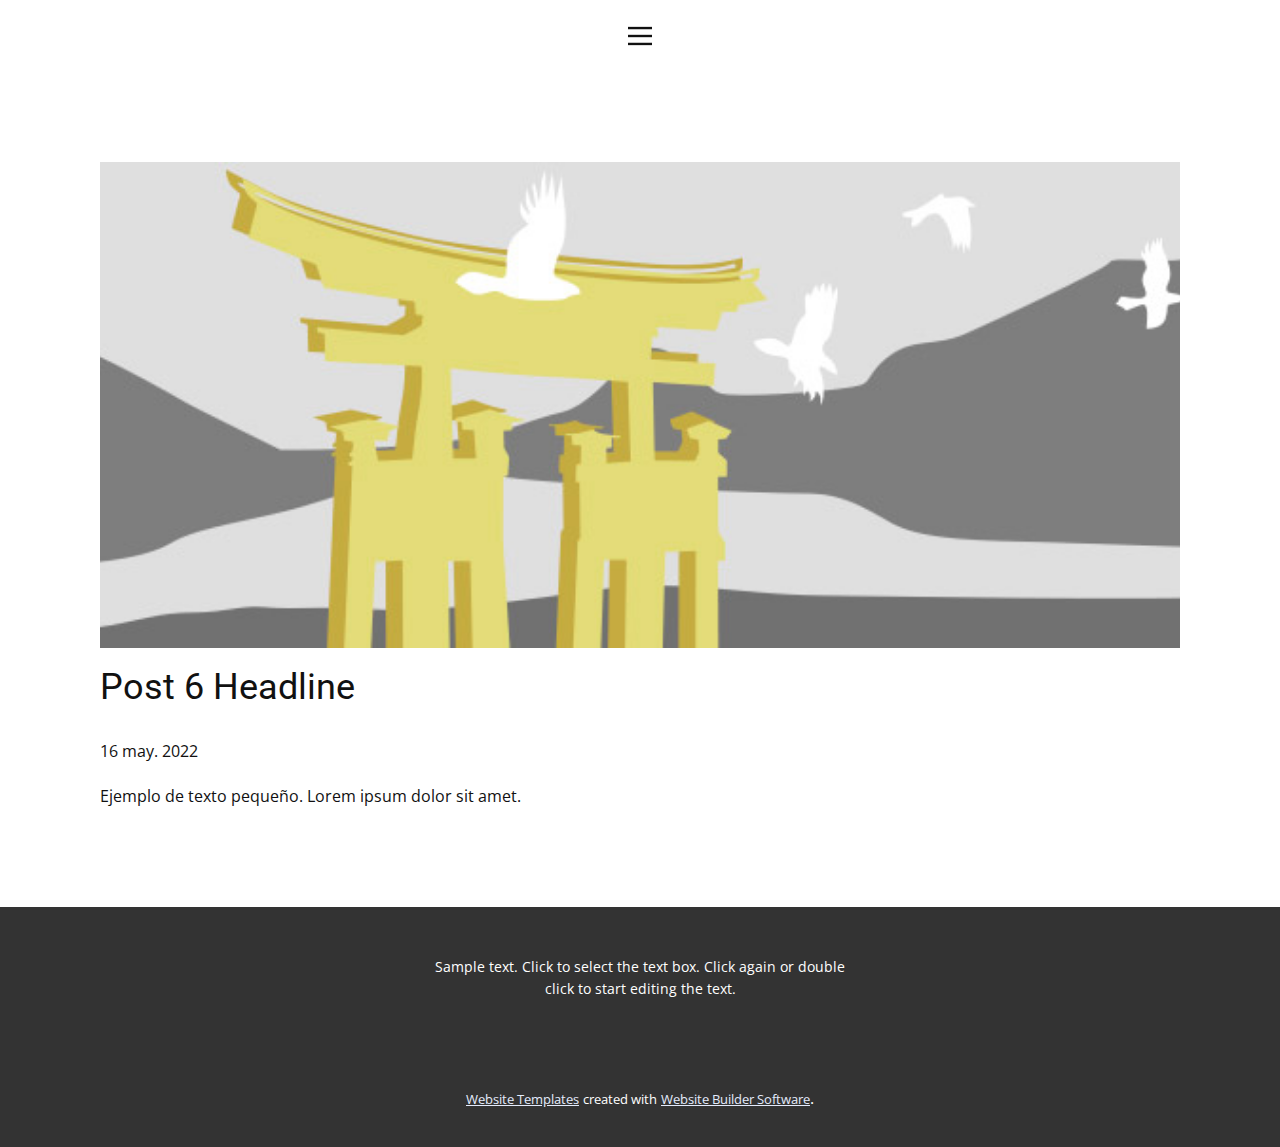
<file: blog/enviar-5.html>
<!doctype html>
<html style="font-size: 16px;"><head>
    <meta name="viewport" content="width=device-width, initial-scale=1.0">
    <meta charset="utf-8">
    <meta name="keywords" content="Post 1 Headline">
    <meta name="description" content="">
    <meta name="page_type" content="np-template-header-footer-from-plugin">
    <title>Post 6 Headline</title>
    <link rel="stylesheet" href="../nicepage.css" media="screen">
<link rel="stylesheet" href="../Post-Template.css" media="screen">
    <script class="u-script" type="text/javascript" src="../jquery.js" defer=""></script>
    <script class="u-script" type="text/javascript" src="../nicepage.js" defer=""></script>
    <meta name="generator" content="Nicepage 4.10.5, nicepage.com">
    <link id="u-theme-google-font" rel="stylesheet" href="https://fonts.googleapis.com/css?family=Roboto:100,100i,300,300i,400,400i,500,500i,700,700i,900,900i|Open+Sans:300,300i,400,400i,500,500i,600,600i,700,700i,800,800i">
    
    
    <script type="application/ld+json">{
		"@context": "http://schema.org",
		"@type": "Organization",
		"name": ""
}</script>
    <meta name="theme-color" content="#0848e5">
  </head>
  <body class="u-body u-xl-mode"><header class="u-clearfix u-header u-header" id="sec-35c2"><div class="u-clearfix u-sheet u-sheet-1">
        <nav class="u-align-left u-menu u-menu-dropdown u-offcanvas u-menu-1" data-responsive-from="XL">
          <div class="menu-collapse">
            <a class="u-button-style u-nav-link" href="#" style="padding: 4px 0px; font-size: calc(1em + 8px);">
              <svg class="u-svg-link" preserveAspectRatio="xMidYMin slice" viewBox="0 0 302 302" style=""><use xmlns:xlink="http://www.w3.org/1999/xlink" xlink:href="#svg-5c50"></use></svg>
              <svg xmlns="http://www.w3.org/2000/svg" xmlns:xlink="http://www.w3.org/1999/xlink" version="1.1" id="svg-5c50" x="0px" y="0px" viewBox="0 0 302 302" style="enable-background:new 0 0 302 302;" xml:space="preserve" class="u-svg-content"><g><rect y="36" width="302" height="30"></rect><rect y="236" width="302" height="30"></rect><rect y="136" width="302" height="30"></rect>
</g><g></g><g></g><g></g><g></g><g></g><g></g><g></g><g></g><g></g><g></g><g></g><g></g><g></g><g></g><g></g></svg>
            </a>
          </div>
          <div class="u-nav-container">
            <ul class="u-nav u-unstyled u-nav-1"><li class="u-nav-item"><a class="u-button-style u-nav-link u-text-active-palette-1-base u-text-hover-palette-2-base" href="../Casa.html" style="padding: 10px 20px;">Casa</a>
</li><li class="u-nav-item"><a class="u-button-style u-nav-link u-text-active-palette-1-base u-text-hover-palette-2-base" href="../About.html" style="padding: 10px 20px;">About</a>
</li><li class="u-nav-item"><a class="u-button-style u-nav-link u-text-active-palette-1-base u-text-hover-palette-2-base" href="../Contact.html" style="padding: 10px 20px;">Contact</a>
</li></ul>
          </div>
          <div class="u-nav-container-collapse">
            <div class="u-align-center u-black u-container-style u-inner-container-layout u-opacity u-opacity-95 u-sidenav">
              <div class="u-inner-container-layout u-sidenav-overflow">
                <div class="u-menu-close"></div>
                <ul class="u-align-center u-nav u-popupmenu-items u-unstyled u-nav-2"><li class="u-nav-item"><a class="u-button-style u-nav-link" href="../Casa.html">Casa</a>
</li><li class="u-nav-item"><a class="u-button-style u-nav-link" href="../About.html">About</a>
</li><li class="u-nav-item"><a class="u-button-style u-nav-link" href="../Contact.html">Contact</a>
</li></ul>
              </div>
            </div>
            <div class="u-black u-menu-overlay u-opacity u-opacity-70"></div>
          </div>
        </nav>
      </div></header>
    <section class="u-align-center u-clearfix u-section-1" id="sec-6802">
      <div class="u-clearfix u-sheet u-valign-middle-md u-valign-middle-sm u-valign-middle-xs u-sheet-1"><!--post_details--><!--post_details_options_json--><!--{"source":""}--><!--/post_details_options_json--><!--blog_post-->
        <div class="u-container-style u-expanded-width u-post-details u-post-details-1">
          <div class="u-container-layout u-valign-middle u-container-layout-1"><!--blog_post_image-->
            <img alt="" class="u-blog-control u-expanded-width u-image u-image-default u-image-1" src="[data-uri]"><!--/blog_post_image--><!--blog_post_header-->
            <h2 class="u-blog-control u-text u-text-1">Post 6 Headline</h2><!--/blog_post_header--><!--blog_post_metadata-->
            <div class="u-blog-control u-metadata u-metadata-1"><!--blog_post_metadata_date-->
              <span class="u-meta-date u-meta-icon">16 may. 2022</span><!--/blog_post_metadata_date--><!--blog_post_metadata_category-->
              <!--/blog_post_metadata_category--><!--blog_post_metadata_comments-->
              <!--/blog_post_metadata_comments-->
            </div><!--/blog_post_metadata--><!--blog_post_content-->
            <div class="u-align-justify u-blog-control u-post-content u-text u-text-2 fr-view">
  Ejemplo de texto pequeño. Lorem ipsum dolor sit amet.
  </div><!--/blog_post_content-->
          </div>
        </div><!--/blog_post--><!--/post_details-->
      </div>
    </section>
    
    
    <footer class="u-align-center u-clearfix u-footer u-grey-80 u-footer" id="sec-0d5c"><div class="u-clearfix u-sheet u-sheet-1">
        <p class="u-small-text u-text u-text-variant u-text-1">Sample text. Click to select the text box. Click again or double click to start editing the text.</p>
      </div></footer>
    <section class="u-backlink u-clearfix u-grey-80">
      <a class="u-link" href="https://nicepage.com/website-templates" target="_blank">
        <span>Website Templates</span>
      </a>
      <p class="u-text">
        <span>created with</span>
      </p>
      <a class="u-link" href="" target="_blank">
        <span>Website Builder Software</span>
      </a>. 
    </section>
  
</body></html>
</file>
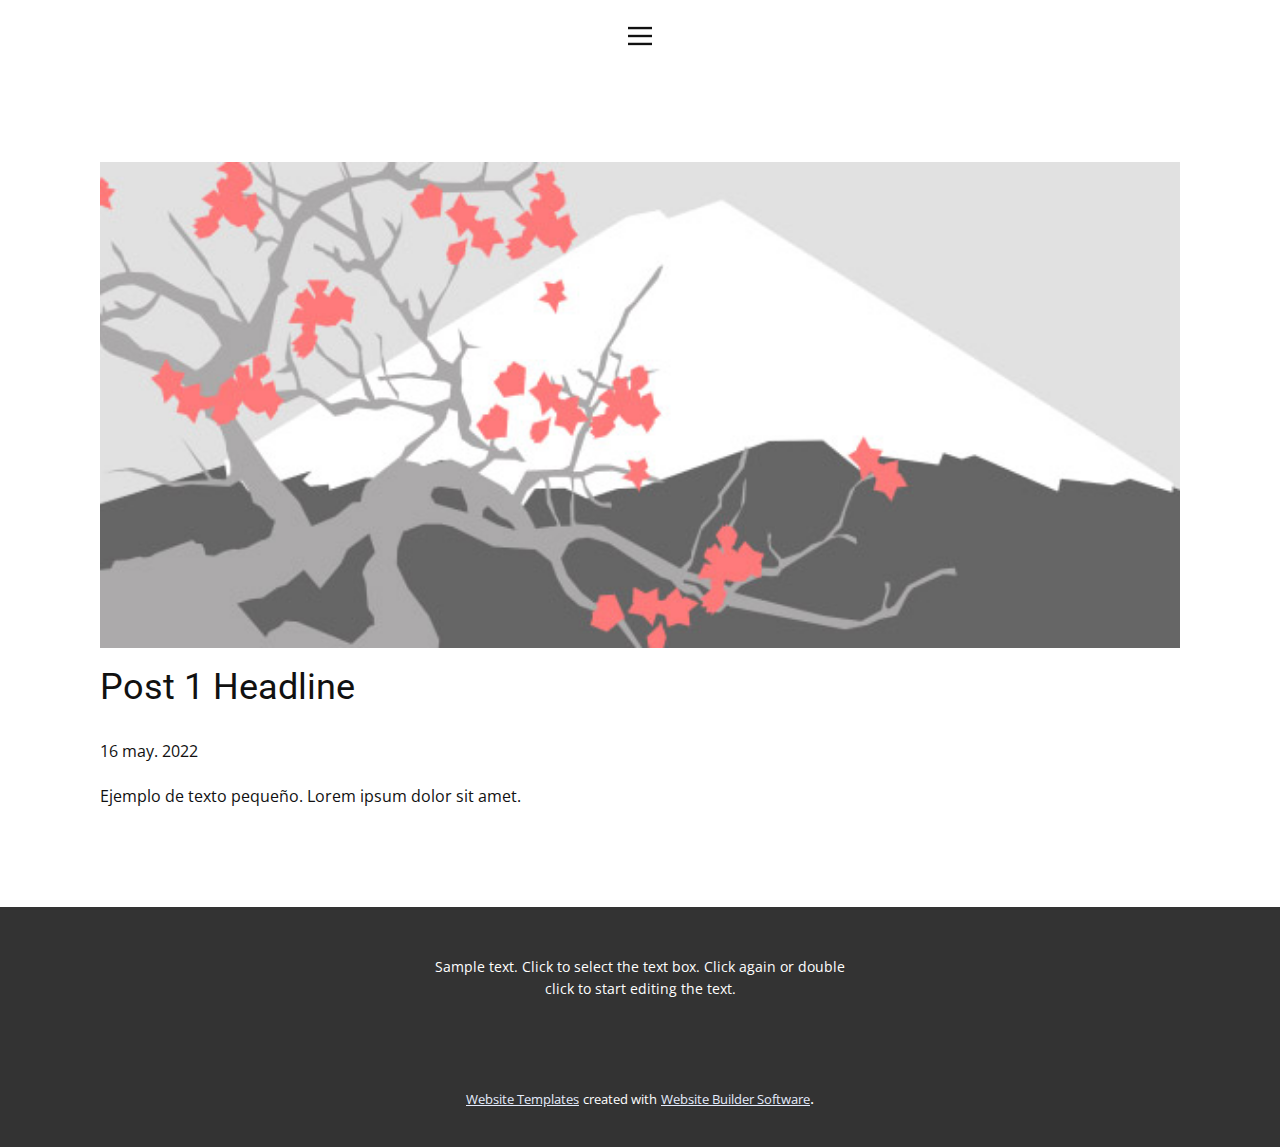
<file: blog/enviar.html>
<!doctype html>
<html style="font-size: 16px;"><head>
    <meta name="viewport" content="width=device-width, initial-scale=1.0">
    <meta charset="utf-8">
    <meta name="keywords" content="Post 1 Headline">
    <meta name="description" content="">
    <meta name="page_type" content="np-template-header-footer-from-plugin">
    <title>Post 1 Headline</title>
    <link rel="stylesheet" href="../nicepage.css" media="screen">
<link rel="stylesheet" href="../Post-Template.css" media="screen">
    <script class="u-script" type="text/javascript" src="../jquery.js" defer=""></script>
    <script class="u-script" type="text/javascript" src="../nicepage.js" defer=""></script>
    <meta name="generator" content="Nicepage 4.10.5, nicepage.com">
    <link id="u-theme-google-font" rel="stylesheet" href="https://fonts.googleapis.com/css?family=Roboto:100,100i,300,300i,400,400i,500,500i,700,700i,900,900i|Open+Sans:300,300i,400,400i,500,500i,600,600i,700,700i,800,800i">
    
    
    <script type="application/ld+json">{
		"@context": "http://schema.org",
		"@type": "Organization",
		"name": ""
}</script>
    <meta name="theme-color" content="#0848e5">
  </head>
  <body class="u-body u-xl-mode"><header class="u-clearfix u-header u-header" id="sec-35c2"><div class="u-clearfix u-sheet u-sheet-1">
        <nav class="u-align-left u-menu u-menu-dropdown u-offcanvas u-menu-1" data-responsive-from="XL">
          <div class="menu-collapse">
            <a class="u-button-style u-nav-link" href="#" style="padding: 4px 0px; font-size: calc(1em + 8px);">
              <svg class="u-svg-link" preserveAspectRatio="xMidYMin slice" viewBox="0 0 302 302" style=""><use xmlns:xlink="http://www.w3.org/1999/xlink" xlink:href="#svg-5c50"></use></svg>
              <svg xmlns="http://www.w3.org/2000/svg" xmlns:xlink="http://www.w3.org/1999/xlink" version="1.1" id="svg-5c50" x="0px" y="0px" viewBox="0 0 302 302" style="enable-background:new 0 0 302 302;" xml:space="preserve" class="u-svg-content"><g><rect y="36" width="302" height="30"></rect><rect y="236" width="302" height="30"></rect><rect y="136" width="302" height="30"></rect>
</g><g></g><g></g><g></g><g></g><g></g><g></g><g></g><g></g><g></g><g></g><g></g><g></g><g></g><g></g><g></g></svg>
            </a>
          </div>
          <div class="u-nav-container">
            <ul class="u-nav u-unstyled u-nav-1"><li class="u-nav-item"><a class="u-button-style u-nav-link u-text-active-palette-1-base u-text-hover-palette-2-base" href="../Casa.html" style="padding: 10px 20px;">Casa</a>
</li><li class="u-nav-item"><a class="u-button-style u-nav-link u-text-active-palette-1-base u-text-hover-palette-2-base" href="../About.html" style="padding: 10px 20px;">About</a>
</li><li class="u-nav-item"><a class="u-button-style u-nav-link u-text-active-palette-1-base u-text-hover-palette-2-base" href="../Contact.html" style="padding: 10px 20px;">Contact</a>
</li></ul>
          </div>
          <div class="u-nav-container-collapse">
            <div class="u-align-center u-black u-container-style u-inner-container-layout u-opacity u-opacity-95 u-sidenav">
              <div class="u-inner-container-layout u-sidenav-overflow">
                <div class="u-menu-close"></div>
                <ul class="u-align-center u-nav u-popupmenu-items u-unstyled u-nav-2"><li class="u-nav-item"><a class="u-button-style u-nav-link" href="../Casa.html">Casa</a>
</li><li class="u-nav-item"><a class="u-button-style u-nav-link" href="../About.html">About</a>
</li><li class="u-nav-item"><a class="u-button-style u-nav-link" href="../Contact.html">Contact</a>
</li></ul>
              </div>
            </div>
            <div class="u-black u-menu-overlay u-opacity u-opacity-70"></div>
          </div>
        </nav>
      </div></header>
    <section class="u-align-center u-clearfix u-section-1" id="sec-6802">
      <div class="u-clearfix u-sheet u-valign-middle-md u-valign-middle-sm u-valign-middle-xs u-sheet-1"><!--post_details--><!--post_details_options_json--><!--{"source":""}--><!--/post_details_options_json--><!--blog_post-->
        <div class="u-container-style u-expanded-width u-post-details u-post-details-1">
          <div class="u-container-layout u-valign-middle u-container-layout-1"><!--blog_post_image-->
            <img alt="" class="u-blog-control u-expanded-width u-image u-image-default u-image-1" src="[data-uri]"><!--/blog_post_image--><!--blog_post_header-->
            <h2 class="u-blog-control u-text u-text-1">Post 1 Headline</h2><!--/blog_post_header--><!--blog_post_metadata-->
            <div class="u-blog-control u-metadata u-metadata-1"><!--blog_post_metadata_date-->
              <span class="u-meta-date u-meta-icon">16 may. 2022</span><!--/blog_post_metadata_date--><!--blog_post_metadata_category-->
              <!--/blog_post_metadata_category--><!--blog_post_metadata_comments-->
              <!--/blog_post_metadata_comments-->
            </div><!--/blog_post_metadata--><!--blog_post_content-->
            <div class="u-align-justify u-blog-control u-post-content u-text u-text-2 fr-view">
  Ejemplo de texto pequeño. Lorem ipsum dolor sit amet.
  </div><!--/blog_post_content-->
          </div>
        </div><!--/blog_post--><!--/post_details-->
      </div>
    </section>
    
    
    <footer class="u-align-center u-clearfix u-footer u-grey-80 u-footer" id="sec-0d5c"><div class="u-clearfix u-sheet u-sheet-1">
        <p class="u-small-text u-text u-text-variant u-text-1">Sample text. Click to select the text box. Click again or double click to start editing the text.</p>
      </div></footer>
    <section class="u-backlink u-clearfix u-grey-80">
      <a class="u-link" href="https://nicepage.com/website-templates" target="_blank">
        <span>Website Templates</span>
      </a>
      <p class="u-text">
        <span>created with</span>
      </p>
      <a class="u-link" href="" target="_blank">
        <span>Website Builder Software</span>
      </a>. 
    </section>
  
</body></html>
</file>
